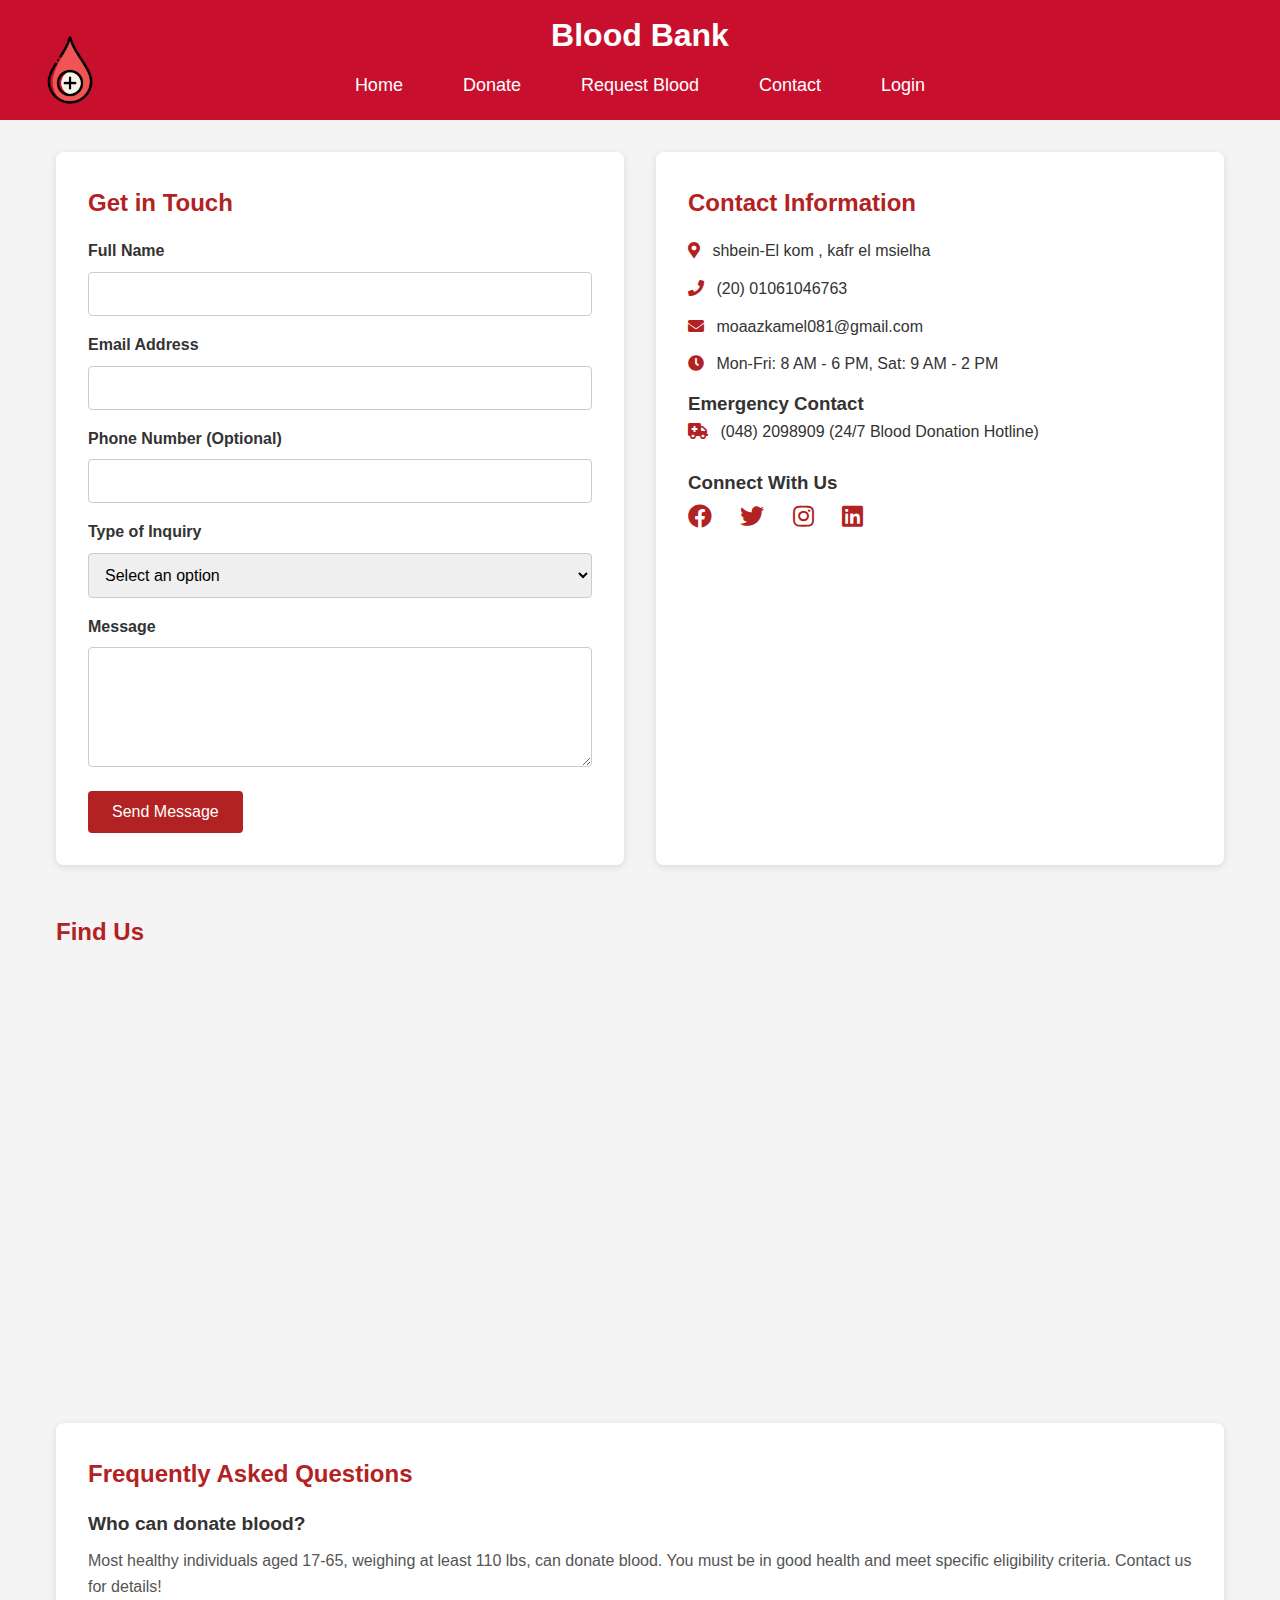
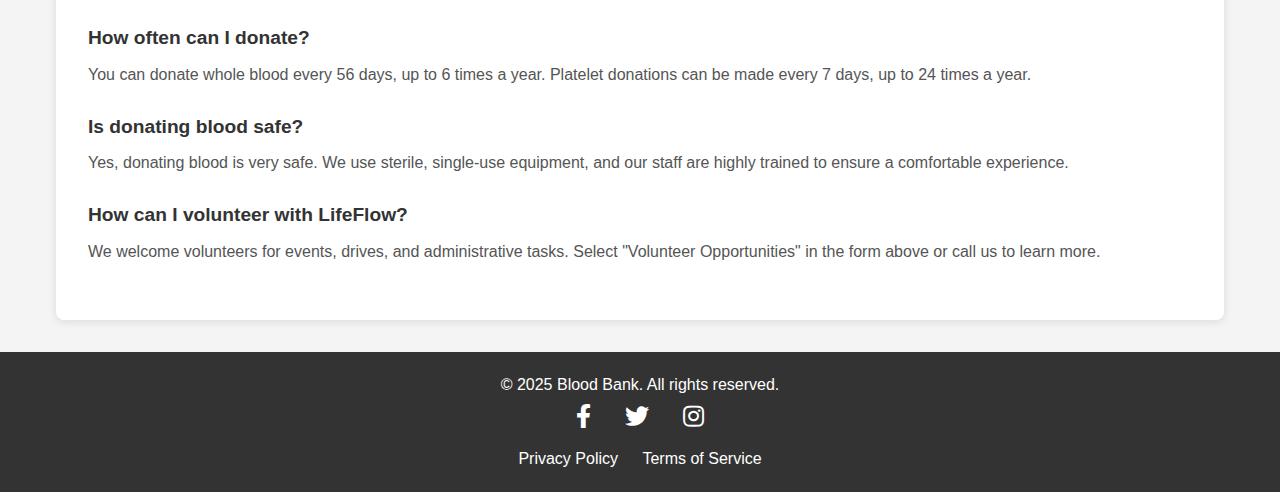
<file: contactus.html>
<!DOCTYPE html>
<html lang="en">
<head>
    <meta charset="UTF-8">
    <meta name="viewport" content="width=device-width, initial-scale=1.0">
    <title>Contact Us - LifeFlow Blood Bank</title>
    <link rel="icon" type="image/x-icon" href="6154531.png">
    <link rel="stylesheet" href="https://cdnjs.cloudflare.com/ajax/libs/font-awesome/5.15.4/css/all.min.css">
    <link rel="stylesheet" href="https://cdnjs.cloudflare.com/ajax/libs/font-awesome/6.4.2/css/all.min.css" integrity="sha512-z3gLpd7yknf1YoNbCzqRKc4qyor8gaKU1qmn+CShxbuBusANI9QpRohGBreCFkKxLhei6S9CQXFEbbKuqLg0DA==" crossorigin="anonymous" referrerpolicy="no-referrer" />
    <style>
        * {
            margin: 0;
            padding: 0;
            box-sizing: border-box;
            font-family: Arial, sans-serif;
        }

        body {
            background-color: #f4f4f4;
            color: #333;
            line-height: 1.6;
        }
         header {
            background-color: #c8102e;
            color: white;
            padding: 10px 0;
            text-align: center;
        }
        nav ul {
            list-style: none;
            padding: 0;
            margin: 0;
            display: flex;
            justify-content: center;
        }
        nav ul li {
            position: relative;
            margin: 0 20px;
        }
        nav ul li a {
            color: white;
            text-decoration: none;
            font-size: 18px;
            padding: 10px;
            display: block;
        }
        nav ul li a:hover {
            background-color: #a50d24;
        }

        nav ul li .submenu {
            display: none;
            position: absolute;
            top: 100%;
            left: 0;
            background-color: #c8102e;
            list-style: none;
            padding: 0;
            margin: 0;
            min-width: 200px;
            box-shadow: 0 4px 8px rgba(0, 0, 0, 0.2);
        }
        nav ul li .submenu li {
            margin: 0;
        }
        nav ul li .submenu li a {
            padding: 10px;
            font-size: 16px;
        }
        nav ul li:hover .submenu {
            display: block;
        }
       #header-icon {
    position: absolute;
    top: 30px; 
    left: 30px; 
    width: 80px; 
    height: auto;
    z-index: 1;
}

header {
    position: relative; 

}
        .content { padding: 30px 20px; max-width: 800px; margin: 0 auto; }
         footer {
            background-color: #333;
            color: white;
            text-align: center;
            padding: 20px;
        }
        footer a {
            color: white;
            margin: 0 10px;
            text-decoration: none;
        }
        footer a:hover {
            text-decoration: underline;
        }
        footer .footer-links {
            margin-top: 10px;
        }
        footer .social-icons a {
            font-size: 24px;
            margin: 0 15px;
            transition: color 0.3s;
        }
        footer .social-icons a:hover {
            color: #c8102e;
        }

        .container {
            max-width: 1200px;
            margin: 2rem auto;
            padding: 0 1rem;
        }

        .contact-section {
            display: flex;
            flex-wrap: wrap;
            gap: 2rem;
            margin-bottom: 3rem;
        }

        .contact-form, .contact-info {
            flex: 1;
            min-width: 300px;
            background: white;
            padding: 2rem;
            border-radius: 8px;
            box-shadow: 0 2px 8px rgba(0, 0, 0, 0.1);
        }

        .contact-form h2, .contact-info h2, .faq h2, .map h2 {
            color: #b22222;
            margin-bottom: 1rem;
        }

        .form-group {
            margin-bottom: 1rem;
        }

        label {
            display: block;
            margin-bottom: 0.5rem;
            font-weight: bold;
        }

        input, textarea, select {
            width: 100%;
            padding: 0.75rem;
            border: 1px solid #ccc;
            border-radius: 4px;
            font-size: 1rem;
        }

        textarea {
            resize: vertical;
            min-height: 120px;
        }

        button {
            background-color: #b22222;
            color: white;
            padding: 0.75rem 1.5rem;
            border: none;
            border-radius: 4px;
            cursor: pointer;
            font-size: 1rem;
        }

        button:hover {
            background-color: #8b1a1a;
        }

        .error {
            color: #b22222;
            font-size: 0.875rem;
            margin-top: 0.25rem;
            display: none;
        }

        .contact-info p {
            margin-bottom: 0.75rem;
        }

        .contact-info i {
            color: #b22222;
            margin-right: 0.5rem;
        }

        .social-links {
            margin-top: 1.5rem;
        }

        .social-links a {
            color: #b22222;
            font-size: 1.5rem;
            margin-right: 1rem;
            text-decoration: none;
        }

        .social-links a:hover {
            color: #8b1a1a;
        }

        .map {
            margin-bottom: 3rem;
            position: relative;
        }

        .map iframe {
            width: 100%;
            height: 400px;
            border: 0;
            border-radius: 8px;
        }

        .map-fallback {
            display: none;
            width: 100%;
            height: 400px;
            background: #ccc;
            border-radius: 8px;
            text-align: center;
            line-height: 400px;
            font-size: 1.2rem;
            color: #555;
        }

        .faq {
            background: white;
            padding: 2rem;
            border-radius: 8px;
            box-shadow: 0 2px 8px rgba(0, 0, 0, 0.1);
        }

        .faq-item {
            margin-bottom: 1.5rem;
        }

        .faq-item h3 {
            font-size: 1.2rem;
            color: #333;
            margin-bottom: 0.5rem;
        }

        .faq-item p {
            color: #555;
        }

        @media (max-width: 768px) {
            .contact-section {
                flex-direction: column;
            }
        }
    </style>
</head>
<body>
     <header>
        <h1>Blood Bank</h1>
        <nav>
            <ul>
                <li><a href="index.html">Home</a></li>
                <li>
                    <a href="donate.html">Donate</a>
                    <ul class="submenu">
                        <li><a href="donate.html">Become a Donor</a></li>
                        <li><a href="request.html">Request Blood</a></li>
                        <li><a href="eligeable.html">Eligibility Criteria</a></li>
                    </ul>
                </li>
                <li><a href="request.html">Request Blood</a></li>
                <li><a href="contactus.html">Contact</a></li>
                <li><a href="login.html">Login</a></li>
            </ul>
        </nav>
         <img src="6154531.png" alt="Blood Bank Icon" id="header-icon">
    </header>
    <div class="container">
        <div class="contact-section">
            <div class="contact-form">
                <h2>Get in Touch</h2>
                <form id="contactForm" onsubmit="return validateForm(event)">
                    <div class="form-group">
                        <label for="name">Full Name</label>
                        <input type="text" id="name" name="name" required aria-describedby="nameError">
                        <span class="error" id="nameError">Please enter your full name</span>
                    </div>
                    <div class="form-group">
                        <label for="email">Email Address</label>
                        <input type="email" id="email" name="email" required aria-describedby="emailError">
                        <span class="error" id="emailError">Please enter a valid email address</span>
                    </div>
                    <div class="form-group">
                        <label for="phone">Phone Number (Optional)</label>
                        <input type="tel" id="phone" name="phone">
                    </div>
                    <div class="form-group">
                        <label for="inquiry">Type of Inquiry</label>
                        <select id="inquiry" name="inquiry" required aria-describedby="inCountyError">
                            <option value="">Select an option</option>
                            <option value="general">General Inquiry</option>
                            <option value="donation">Blood Donation</option>
                            <option value="volunteer">Volunteer Opportunities</option>
                            <option value="partnership">Partnerships</option>
                        </select>
                        <span class="error" id="inquiryError">Please select an inquiry type</span>
                    </div>
                    <div class="form-group">
                        <label for="message">Message</label>
                        <textarea id="message" name="message" required aria-describedby="messageError"></textarea>
                        <span class="error" id="messageError">Please enter your message</span>
                    </div>
                    <button type="submit">Send Message</button>
                </form>
            </div>
            <div class="contact-info">
                <h2>Contact Information</h2>
                <p><i class="fas fa-map-marker-alt"></i> shbein-El kom , kafr el msielha </p>
                <p><i class="fas fa-phone"></i> (20) 01061046763</p>
                <p><i class="fas fa-envelope"></i> moaazkamel081@gmail.com</p>
                <p><i class="fas fa-clock"></i> Mon-Fri: 8 AM - 6 PM, Sat: 9 AM - 2 PM</p>
                <h3>Emergency Contact</h3>
                <p><i class="fas fa-ambulance"></i> (048) 2098909 (24/7 Blood Donation Hotline)</p>
                <div class="social-links">
                    <h3>Connect With Us</h3>
                    <a href="https://www.facebook.com/moaaz.kamele?locale=ar_AR" target="_blank" aria-label="Facebook"><i class="fab fa-facebook"></i></a>
                    <a href="" target="_blank" aria-label="Twitter"><i class="fab fa-twitter"></i></a>
                    <a href="https://www.instagram.com/mizoo_fc/" target="_blank" aria-label="Instagram"><i class="fab fa-instagram"></i></a>
                    <a href="" target="_blank" aria/label="LinkedIn"><i class="fab fa-linkedin"></i></a>
                </div>
            </div>
        </div>
        <div class="map">
            <h2>Find Us</h2>
            <!--- https://www.google.com/maps/place/%D8%A7%D9%84%D8%B4%D9%87%D9%8A%D8%AF+%D8%A7%D9%84%D9%85%D9%87%D9%86%D8%AF%D8%B3+%D8%B9%D8%B5%D8%A7%D9%85+%D9%81%D8%B1%D8%AC%D8%8C+%D9%82%D8%B3%D9%85+%D8%B4%D8%A8%D9%8A%D9%86+%D8%A7%D9%84%D9%83%D9%88%D9%85%D8%8C+%D8%B4%D8%A8%D9%8A%D9%86+%D8%A7%D9%84%D9%83%D9%88%D9%85%D8%8C+%D9%85%D8%AD%D8%A7%D9%81%D8%B8%D8%A9+%D8%A7%D9%84%D9%85%D9%86%D9%88%D9%81%D9%8A%D8%A9%E2%80%AD/@30.5380099,31.0190438,17z/data=!3m1!4b1!4m6!3m5!1s0x14f7d644d2453fa5:0x58d51e02691502d1!8m2!3d30.5380099!4d31.0190438!16s%2Fg%2F1trlf8_5?entry=ttu&g_ep=EgoyMDI1MDUxMS4wIKXMDSoASAFQAw%3D%3D -->
            <iframe src="https://www.google.com/maps/embed?pb=!1m18!1m12!1m3!1d3153.086496695123!2d-122.419415684681!3d37.774929779758!2m3!1f0!2f0!3f0!3m2!1i1024!2i768!4f13.1!3m3!1m2!1s0x8085808c6b2f5b57%3A0x7e1e7e7e7e7e7e7e!2s123%20Hope%20St%2C%20San%20Francisco%2C%20CA%2094103%2C%20USA!5e0!3m2!1sen!2sus!4v1634567890123!5m2!1sen!2sus" allowfullscreen="" loading="lazy" onerror="showMapFallback()"></iframe>
            <div class="map-fallback" id="mapFallback">Map unavailable. shbein el kom . kafr el mseilha .</div>
        </div>
        <div class="faq">
            <h2>Frequently Asked Questions</h2>
            <div class="faq-item">
                <h3>Who can donate blood?</h3>
                <p>Most healthy individuals aged 17-65, weighing at least 110 lbs, can donate blood. You must be in good health and meet specific eligibility criteria. Contact us for details!</p>
            </div>
            <div class="faq-item">
                <h3>How often can I donate?</h3>
                <p>You can donate whole blood every 56 days, up to 6 times a year. Platelet donations can be made every 7 days, up to 24 times a year.</p>
            </div>
            <div class="faq-item">
                <h3>Is donating blood safe?</h3>
                <p>Yes, donating blood is very safe. We use sterile, single-use equipment, and our staff are highly trained to ensure a comfortable experience.</p>
            </div>
            <div class="faq-item">
                <h3>How can I volunteer with LifeFlow?</h3>
                <p>We welcome volunteers for events, drives, and administrative tasks. Select "Volunteer Opportunities" in the form above or call us to learn more.</p>
            </div>
        </div>
    </div>
    <script>
        function validateForm(event) {
            event.preventDefault();
            let isValid = true;

            document.querySelectorAll('.error').forEach(error => error.style.display = 'none');

            const name = document.getElementById('name').value.trim();
            if (!name) {
                document.getElementById('nameError').style.display = 'block';
                isValid = false;
            }

            const email = document.getElementById('email').value.trim();
            const emailRegex = /^[^\s@]+@[^\s@]+\.[^\s@]+$/;
            if (!emailRegex.test(email)) {
                document.getElementById('emailError').style.display = 'block';
                isValid = false;
            }

            const inquiry = document.getElementById('inquiry').value;
            if (!inquiry) {
                document.getElementById('inquiryError').style.display = 'block';
                isValid = false;
            }

            const message = document.getElementById('message').value.trim();
            if (!message) {
                document.getElementById('messageError').style.display = 'block';
                isValid = false;
            }

            if (isValid) {

                alert('Thank you for your message! We will respond within 24-48 hours.');
                document.getElementById('contactForm').reset();
            }

            return isValid;
        }

        function showMapFallback() {
            document.querySelector('iframe').style.display = 'none';
            document.getElementById('mapFallback').style.display = 'block';
        }
    </script>
     <footer>
        <p>© 2025 Blood Bank. All rights reserved.</p>
        <div class="social-icons">
            <a href="https://www.facebook.com/moaaz.kamele?locale=ar_AR" aria-label="Facebook"><i class="fab fa-facebook-f"></i></a>
            <a href="" aria-label="Twitter"><i class="fab fa-twitter"></i></a>
            <a href="https://www.instagram.com/mizoo_fc/" aria-label="Instagram"><i class="fab fa-instagram"></i></a>
        </div>
        <div class="footer-links">
            <a class="privacy" href="privacy.html">Privacy Policy</a>
            <a class="terms" href="terms.html">Terms of Service</a>
        </div>
    </footer>
</body>
</html>
</file>
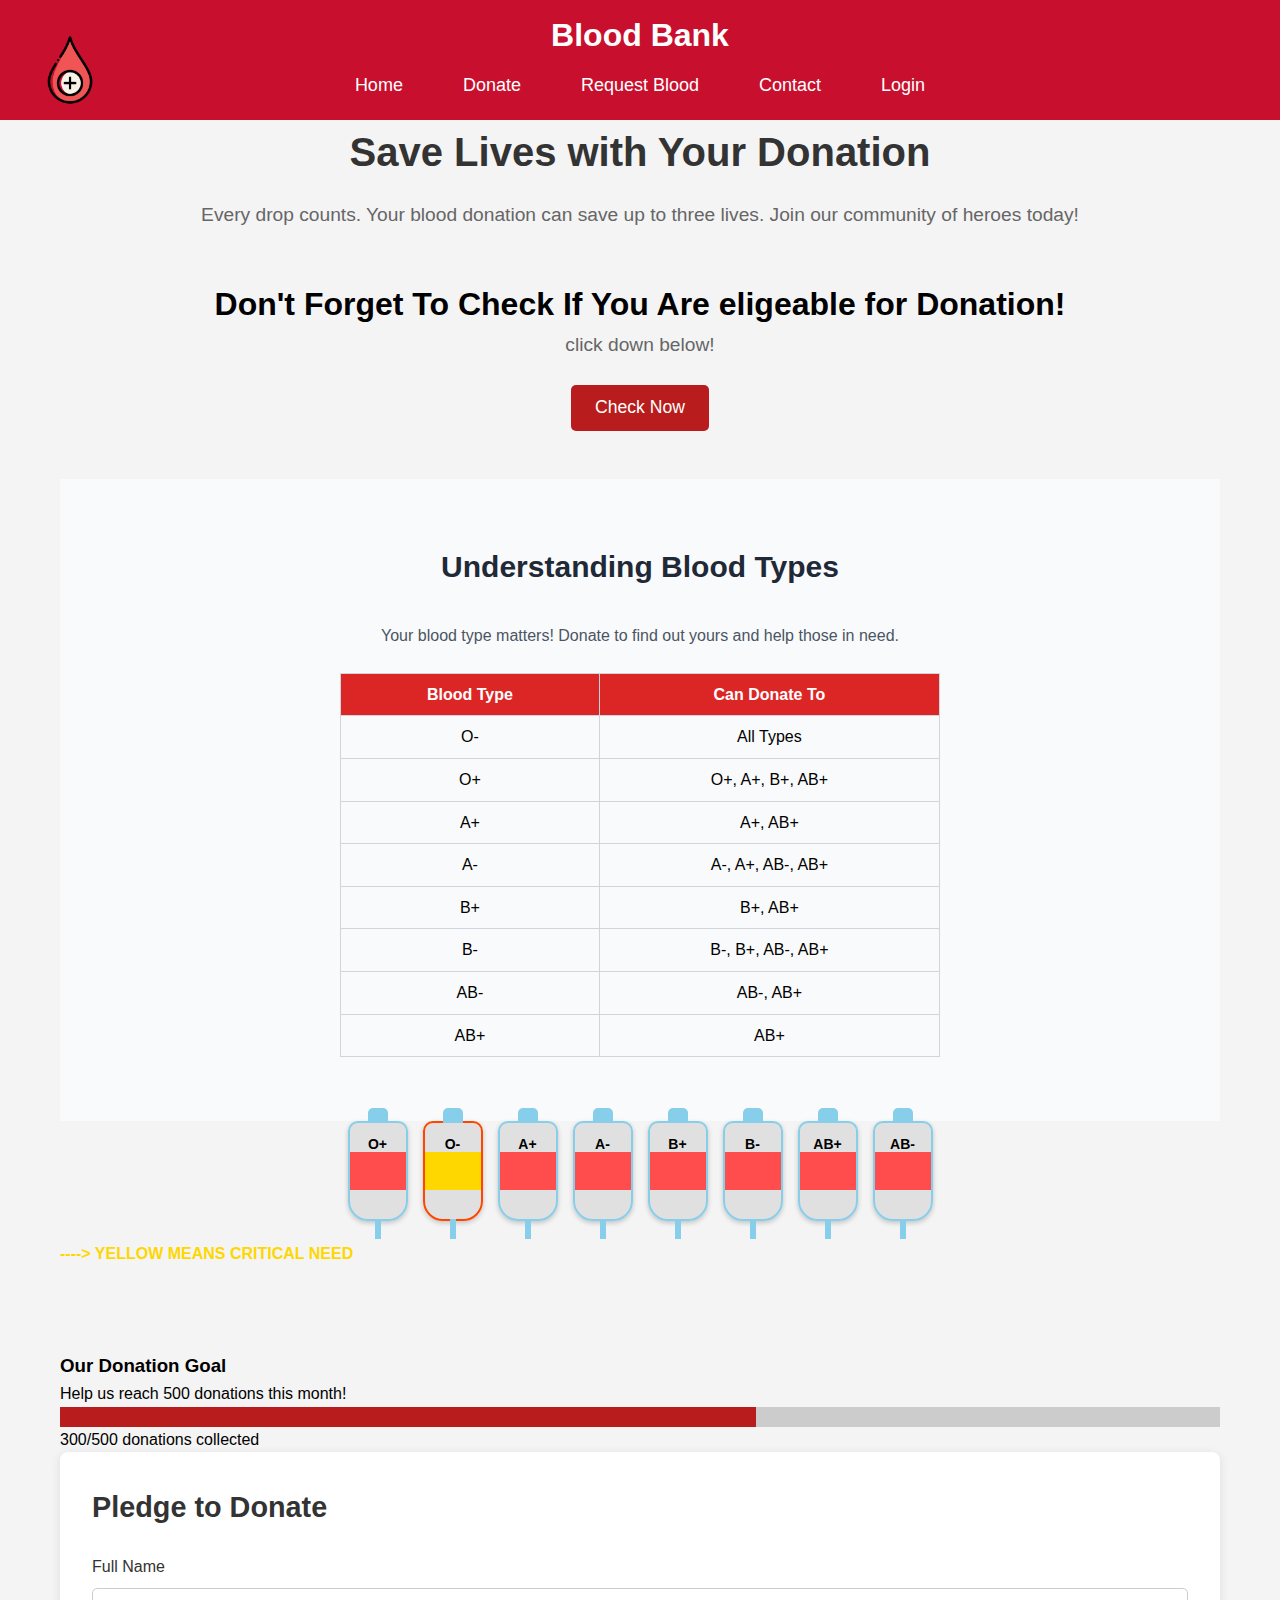
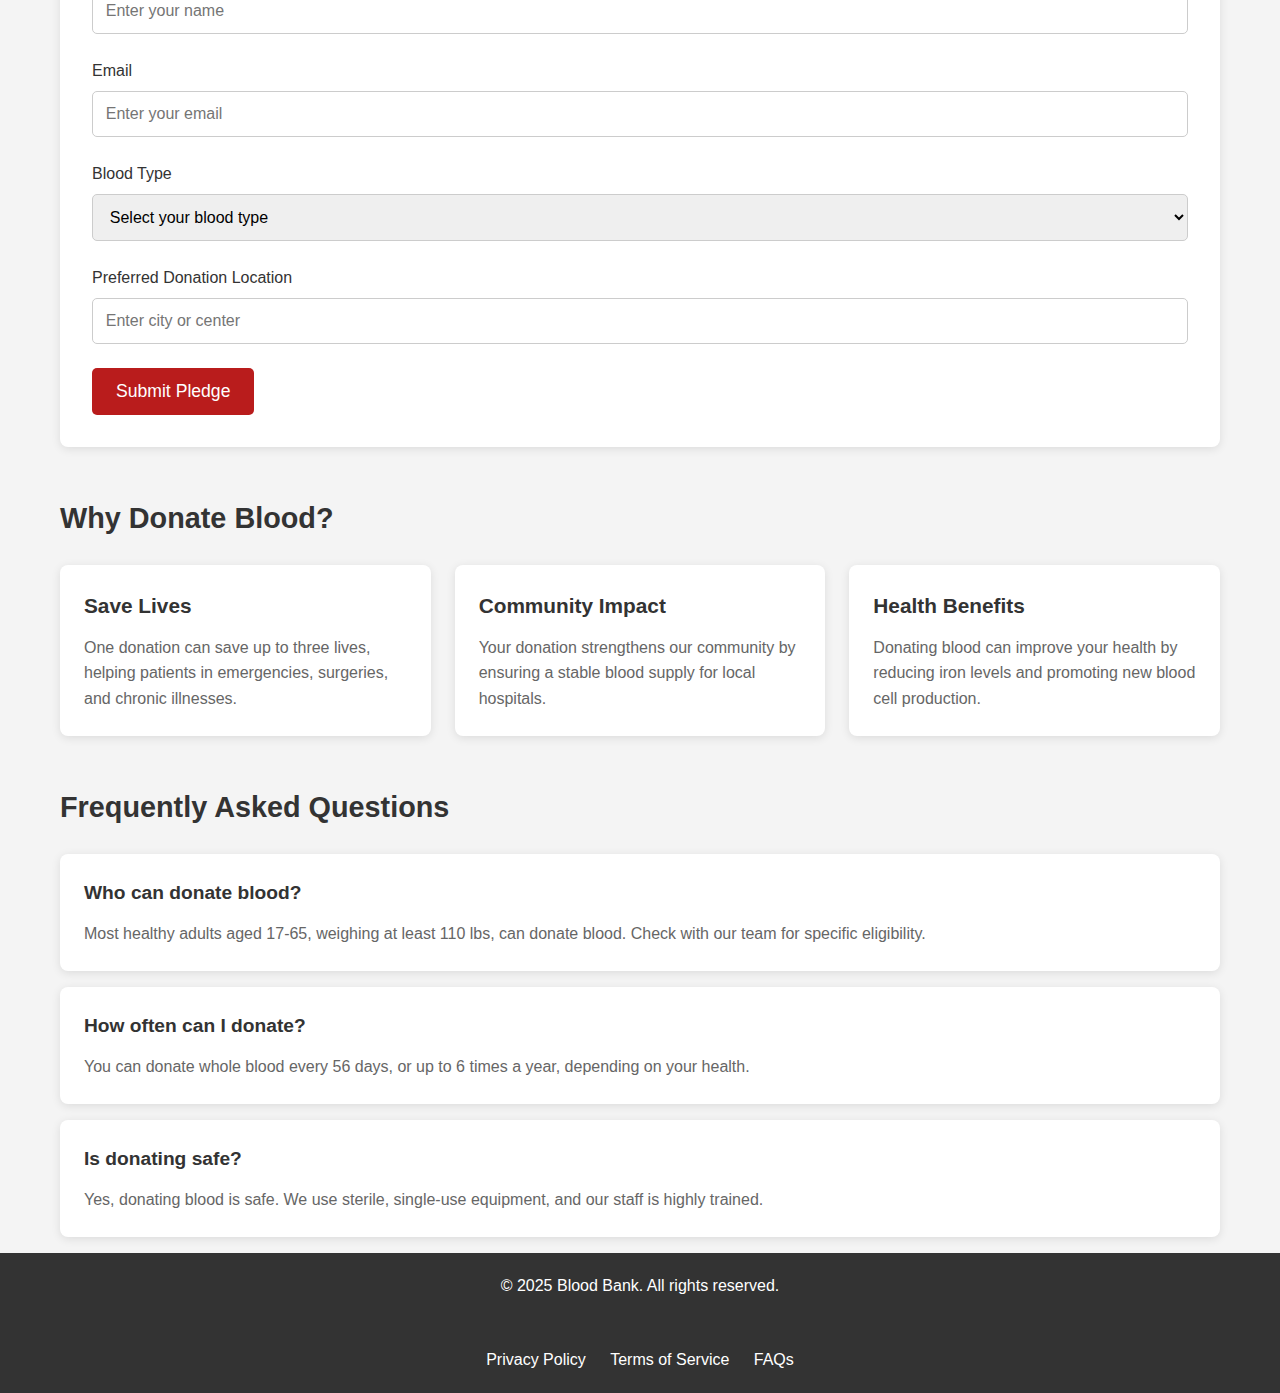
<file: donate.html>
<!DOCTYPE html>
<html lang="en">
<head>
    <meta charset="UTF-8">
    <meta name="viewport" content="width=device-width, initial-scale=1.0">
    <title>Document</title>
    <link rel="icon" type="image/x-icon" href="6154531.png">
    <link rel="stylesheet" href="https://cdnjs.cloudflare.com/ajax/libs/font-awesome/6.4.2/css/all.min.css" integrity="sha512-z3gLpd7yknf1YoNbCzqRKc4qyor8gaKU1qmn+CShxbuBusANI9QpRohGBreCFkKxLhei6S9CQXFEbbKuqLg0DA==" crossorigin="anonymous" referrerpolicy="no-referrer" />
    <style>
        * {
            margin: 0;
            padding: 0;
            box-sizing: border-box;
        }

        body {
            font-family: Arial, sans-serif;
            background-color: #f4f4f4;
            line-height: 1.6;
        }

        .container {
           max-width: 1200px;
           margin: 0 auto;
           padding: 0 20px;
        }
         header {
            background-color: #c8102e;
            color: white;
            padding: 10px 0;
            text-align: center;
        }
        nav ul {
            list-style: none;
            padding: 0;
            margin: 0;
            display: flex;
            justify-content: center;
        }
        nav ul li {
            position: relative;
            margin: 0 20px;
        }
        nav ul li a {
            color: white;
            text-decoration: none;
            font-size: 18px;
            padding: 10px;
            display: block;
        }
        nav ul li a:hover {
            background-color: #a50d24;
        }

        nav ul li .submenu {
            display: none;
            position: absolute;
            top: 100%;
            left: 0;
            background-color: #c8102e;
            list-style: none;
            padding: 0;
            margin: 0;
            min-width: 200px;
            box-shadow: 0 4px 8px rgba(0, 0, 0, 0.2);
        }
        nav ul li .submenu li {
            margin: 0;
        }
        nav ul li .submenu li a {
            padding: 10px;
            font-size: 16px;
        }
        nav ul li:hover .submenu {
            display: block;
        }
        #header-icon {
    position: absolute;
    top: 30px; 
    left: 30px; 
    width: 80px; 
    height: auto;
    z-index: 1;
}

header {
    position: relative;
}
           .hero {
      text-align: center;
      margin-bottom: 3rem;
    }

    .hero h2 {
      font-size: 2.5rem;
      color: #333;
      margin-bottom: 1rem;
    }

    .hero p {
      font-size: 1.2rem;
      color: #666;
      margin-bottom: 1.5rem;
    }

    .cta-button {
      background-color: #b91c1c;
      color: white;
      padding: 0.8rem 1.5rem;
      text-decoration: none;
      border-radius: 5px;
      font-size: 1.1rem;
    }

    .cta-button:hover {
      background-color: #991b1b;
    }


    .form-section {
      background-color: white;
      padding: 2rem;
      border-radius: 8px;
      box-shadow: 0 2px 10px rgba(0, 0, 0, 0.1);
      margin-bottom: 3rem;
    }

    .form-section h3 {
      font-size: 1.8rem;
      color: #333;
      margin-bottom: 1.5rem;
    }

    .form-group {
      margin-bottom: 1.5rem;
    }

    .form-group label {
      display: block;
      font-size: 1rem;
      color: #333;
      margin-bottom: 0.5rem;
    }

    .form-group input,
    .form-group select {
      width: 100%;
      padding: 0.8rem;
      border: 1px solid #ccc;
      border-radius: 5px;
      font-size: 1rem;
    }

    .form-group input:focus,
    .form-group select:focus {
      outline: none;
      border-color: #b91c1c;
    }

    button {
      background-color: #b91c1c;
      color: white;
      padding: 0.8rem 1.5rem;
      border: none;
      border-radius: 5px;
      font-size: 1.1rem;
      cursor: pointer;
    }

    button:hover {
      background-color: #991b1b;
    }

    #formMessage {
      color: #2f855a;
      margin-top: 1rem;
      display: none;
    }

    #formMessage.show {
      display: block;
    }


    .why-donate {
      margin-bottom: 3rem;
    }

    .why-donate h3 {
      font-size: 1.8rem;
      color: #333;
      margin-bottom: 1.5rem;
    }

    .grid {
      display: grid;
      grid-template-columns: repeat(auto-fit, minmax(250px, 1fr));
      gap: 1.5rem;
    }

    .card {
      background-color: white;
      padding: 1.5rem;
      border-radius: 8px;
      box-shadow: 0 2px 10px rgba(0, 0, 0, 0.1);
    }

    .card h4 {
      font-size: 1.3rem;
      color: #333;
      margin-bottom: 0.8rem;
    }

    .card p {
      color: #666;
    }


    .faq h3 {
      font-size: 1.8rem;
      color: #333;
      margin-bottom: 1.5rem;
    }

    .faq-item {
      background-color: white;
      padding: 1.5rem;
      border-radius: 8px;
      box-shadow: 0 2px 10px rgba(0, 0, 0, 0.1);
      margin-bottom: 1rem;
       }

       .faq-item h4 {
      font-size: 1.2rem;
      color: #333;
      margin-bottom: 0.8rem;
        }

       .faq-item p {
      color: #666;
        }
        .content { padding: 30px 20px; max-width: 800px; margin: 0 auto; }
        
         footer {
            background-color: #333;
            color: white;
            text-align: center;
            padding: 20px;
        }
        footer a {
            color: white;
            margin: 0 10px;
            text-decoration: none;
        }
        footer a:hover {
            text-decoration: underline;
        }
        footer .footer-links {
            margin-top: 10px;
        }
        footer .social-icons a {
            font-size: 24px;
            margin: 0 15px;
            transition: color 0.3s;
        }
        footer .social-icons a:hover {
            color: #c8102e;
        }
         .blood-container {
      display: flex;
      justify-content: center;
      gap: 15px;
      flex-wrap: wrap;
      margin-bottom: 20px;
    }

    .blood-bag {
      position: relative;
      width: 60px;
      height: 100px;
      background: linear-gradient(to bottom, #e0e0e0 30%, #ff4d4d 30%, #ff4d4d 70%, #e0e0e0 70%);
      border: 2px solid #87CEEB;
      border-radius: 10px 10px 20px 20px;
      display: flex;
      align-items: center;
      justify-content: center;
      box-shadow: 0 2px 5px rgba(0, 0, 0, 0.2);
    }

    .blood-bag::before {
      content: '';
      position: absolute;
      top: -15px;
      left: 50%;
      transform: translateX(-50%);
      width: 20px;
      height: 15px;
      background: #87CEEB;
      border-radius: 5px 5px 0 0;
    }

    .blood-bag::after {
      content: '';
      position: absolute;
      bottom: -20px;
      left: 50%;
      transform: translateX(-50%);
      width: 6px;
      height: 20px;
      background: #87CEEB;
    }

    .blood-bag span {
      position: absolute;
      top: 10px;
      font-size: 14px;
      color: #000;
      font-weight: bold;
    }

    .critical {
      background: linear-gradient(to bottom, #e0e0e0 30%, #ffd700 30%, #ffd700 70%, #e0e0e0 70%);
      border: 2px solid #ff4500;
    }

    .critical-text {
      color: #ffd700;
      font-size: 16px;
      font-weight: bold;
      margin: 10px 0;
      height: 100px;
    }
    </style>
</head>
<body>
    <header>
        <h1>Blood Bank</h1>
        <nav>
            <ul>
                <li><a href="index.html">Home</a></li>
                <li>
                    <a href="donate.html">Donate</a>
                    <ul class="submenu">
                        <li><a href="donate.html">Become a Donor</a></li>
                        <li><a href="request.html">Request Blood</a></li>
                        <li><a href="eligeable.html">Eligibility Criteria</a></li>
                    </ul>
                </li>
                <li><a href="request.html">Request Blood</a></li>
                <li><a href="contactus.html">Contact</a></li>
                <li><a href="login.html">Login</a></li>
            </ul>
        </nav>
         <img src="6154531.png" alt="Blood Bank Icon" id="header-icon">
    </header>
    <main class="container">

    <section class="hero">

      <h2>Save Lives with Your Donation</h2>
      <p>Every drop counts. Your blood donation can save up to three lives. Join our community of heroes today!</p>
    </section>

     <section class="hero">
        <h1>Don't Forget To Check If You Are eligeable for Donation!</h1>
        <p>click down below!</p>
        <button onclick="goToEligiblePage()">Check Now</button>
    </section>

    <section id="blood-types" style="padding: 4rem 0; background-color: #F9FAFB;">
    <div style="max-width: 1280px; margin: 0 auto; padding: 0 1rem;">
        <h2 style="font-size: 1.875rem; font-weight: bold; text-align: center; color: #1F2937; margin-bottom: 2rem;">Understanding Blood Types</h2>
        <p style="color: #4B5563; text-align: center; margin-bottom: 1.5rem;">Your blood type matters! Donate to find out yours and help those in need.</p>
        <table style="width: 100%; max-width: 600px; margin: 0 auto; border-collapse: collapse;">
            <tr style="background-color: #DC2626; color: white;">
                <th style="padding: 0.5rem; border: 1px solid #D1D5DB;">Blood Type</th>
                <th style="padding: 0.5rem; border: 1px solid #D1D5DB;">Can Donate To</th>
            </tr>
            <tr>
                <td style="padding: 0.5rem; border: 1px solid #D1D5DB; text-align: center;">O-</td>
                <td style="padding: 0.5rem; border: 1px solid #D1D5DB; text-align: center;">All Types</td>
            </tr>
            <tr>
                <td style="padding: 0.5rem; border: 1px solid #D1D5DB; text-align: center;">O+</td>
                <td style="padding: 0.5rem; border: 1px solid #D1D5DB; text-align: center;">O+, A+, B+, AB+</td>
            </tr>
            <tr>
                <td style="padding: 0.5rem; border: 1px solid #D1D5DB; text-align: center;">A+</td>
                <td style="padding: 0.5rem; border: 1px solid #D1D5DB; text-align: center;">A+, AB+</td>
            </tr>
            <tr>
                <td style="padding: 0.5rem; border: 1px solid #D1D5DB; text-align: center;">A-</td>
                <td style="padding: 0.5rem; border: 1px solid #D1D5DB; text-align: center;">A-, A+, AB-, AB+</td>
            </tr>
            <tr>
                <td style="padding: 0.5rem; border: 1px solid #D1D5DB; text-align: center;">B+</td>
                <td style="padding: 0.5rem; border: 1px solid #D1D5DB; text-align: center;">B+, AB+</td>
            </tr>
            <tr>
                <td style="padding: 0.5rem; border: 1px solid #D1D5DB; text-align: center;">B-</td>
                <td style="padding: 0.5rem; border: 1px solid #D1D5DB; text-align: center;">B-, B+, AB-, AB+</td>
            </tr>
             <tr>
                <td style="padding: 0.5rem; border: 1px solid #D1D5DB; text-align: center;">AB-</td>
                <td style="padding: 0.5rem; border: 1px solid #D1D5DB; text-align: center;">AB-, AB+</td>
            </tr>
             <tr>
                <td style="padding: 0.5rem; border: 1px solid #D1D5DB; text-align: center;">AB+</td>
                <td style="padding: 0.5rem; border: 1px solid #D1D5DB; text-align: center;">AB+</td>
            </tr>
        </table>
    </div>
</section>

<div class="blood-container">
    <div class="blood-bag" data-type="O+">
      <span>O+</span>
    </div>
    <div class="blood-bag critical" data-type="O-">
      <span>O-</span>
    </div>
    <div class="blood-bag" data-type="A+">
      <span>A+</span>
    </div>
    <div class="blood-bag" data-type="A-">
      <span>A-</span>
    </div>
    <div class="blood-bag" data-type="B+">
      <span>B+</span>
    </div>
    <div class="blood-bag" data-type="B-">
      <span>B-</span>
    </div>
    <div class="blood-bag" data-type="AB+">
      <span>AB+</span>
    </div>
    <div class="blood-bag" data-type="AB-">
      <span>AB-</span>
    </div>
  </div>
  <p class="critical-text">----> YELLOW MEANS CRITICAL NEED</p>

  <section>
  <h3>Our Donation Goal</h3>
  <p>Help us reach 500 donations this month!</p>
  <div style="width: 100%; background: #ccc; height: 20px;">
    <div id="progress" style="width: 60%; background: #b91c1c; height: 100%;"></div>
  </div>
  <p>300/500 donations collected</p>
</section>
<script>
  const progress = 300 / 500 * 100;
  document.getElementById('progress').style.width = `${progress}%`;
</script>

    <section class="form-section">
      <h3>Pledge to Donate</h3>
      <form id="donationForm">
        <div class="form-group">
          <label for="name">Full Name</label>
          <input type="text" id="name" placeholder="Enter your name" required>
        </div>
        <div class="form-group">
          <label for="email">Email</label>
          <input type="email" id="email" placeholder="Enter your email" required>
        </div>
        <div class="form-group">
          <label for="bloodType">Blood Type</label>
          <select id="bloodType" required>
            <option value="">Select your blood type</option>
            <option value="A+">A+</option>
            <option value="A-">A-</option>
            <option value="B+">B+</option>
            <option value="B-">B-</option>
            <option value="AB+">AB+</option>
            <option value="AB-">AB-</option>
            <option value="O+">O+</option>
            <option value="O-">O-</option>
          </select>
        </div>
        <div class="form-group">
          <label for="location">Preferred Donation Location</label>
          <input type="text" id="location" placeholder="Enter city or center" required>
        </div>
        <button type="button" id="submitPledge">Submit Pledge</button>
      </form>
      <p id="formMessage">Thank you for your pledge! We'll contact you soon.</p>
    </section>

 
    <section class="why-donate">
      <h3>Why Donate Blood?</h3>
      <div class="grid">
        <div class="card">
          <h4>Save Lives</h4>
          <p>One donation can save up to three lives, helping patients in emergencies, surgeries, and chronic illnesses.</p>
        </div>
        <div class="card">
          <h4>Community Impact</h4>
          <p>Your donation strengthens our community by ensuring a stable blood supply for local hospitals.</p>
        </div>
        <div class="card">
          <h4>Health Benefits</h4>
          <p>Donating blood can improve your health by reducing iron levels and promoting new blood cell production.</p>
        </div>
      </div>
    </section>


    <section class="faq">
      <h3>Frequently Asked Questions</h3>
      <div class="faq-item">
        <h4>Who can donate blood?</h4>
        <p>Most healthy adults aged 17-65, weighing at least 110 lbs, can donate blood. Check with our team for specific eligibility.</p>
      </div>
      <div class="faq-item">
        <h4>How often can I donate?</h4>
        <p>You can donate whole blood every 56 days, or up to 6 times a year, depending on your health.</p>
      </div>
      <div class="faq-item">
        <h4>Is donating safe?</h4>
        <p>Yes, donating blood is safe. We use sterile, single-use equipment, and our staff is highly trained.</p>
      </div>
    </section>
  </main>

    <footer>
        <p>© 2025 Blood Bank. All rights reserved.</p>
        <div class="social-icons">
            <a href="https://www.facebook.com/moaaz.kamele?locale=ar_AR" aria-label="Facebook"><i class="fab fa-facebook-f"></i></a>
            <a href="" aria-label="Twitter"><i class="fab fa-twitter"></i></a>
            <a href="https://www.instagram.com/mizoo_fc/" aria-label="Instagram"><i class="fab fa-instagram"></i></a>
        </div>
        <div class="footer-links">
            <a class="privacy" href="privacy.html">Privacy Policy</a>
            <a class="terms" href="terms.html">Terms of Service</a>
            <a class="faq" href="faq.html">FAQs</a>
        </div>
    </footer>
    <script>
        function goToEligiblePage() {
      window.location.href = "eligeable.html";
    }
      document.getElementById('submitPledge').addEventListener('click', function() {
      const name = document.getElementById('name').value;
      const email = document.getElementById('email').value;
      const bloodType = document.getElementById('bloodType').value;
      const location = document.getElementById('location').value;

      if (name && email && bloodType && location) {
        document.getElementById('formMessage').classList.add('show');
        document.getElementById('donationForm').reset();
        setTimeout(() => {
          document.getElementById('formMessage').classList.remove('show');
        }, 5000);
      } else {
        alert('Please fill out all fields.');
      }
    });
  </script>
  
</body>
</html>
</file>
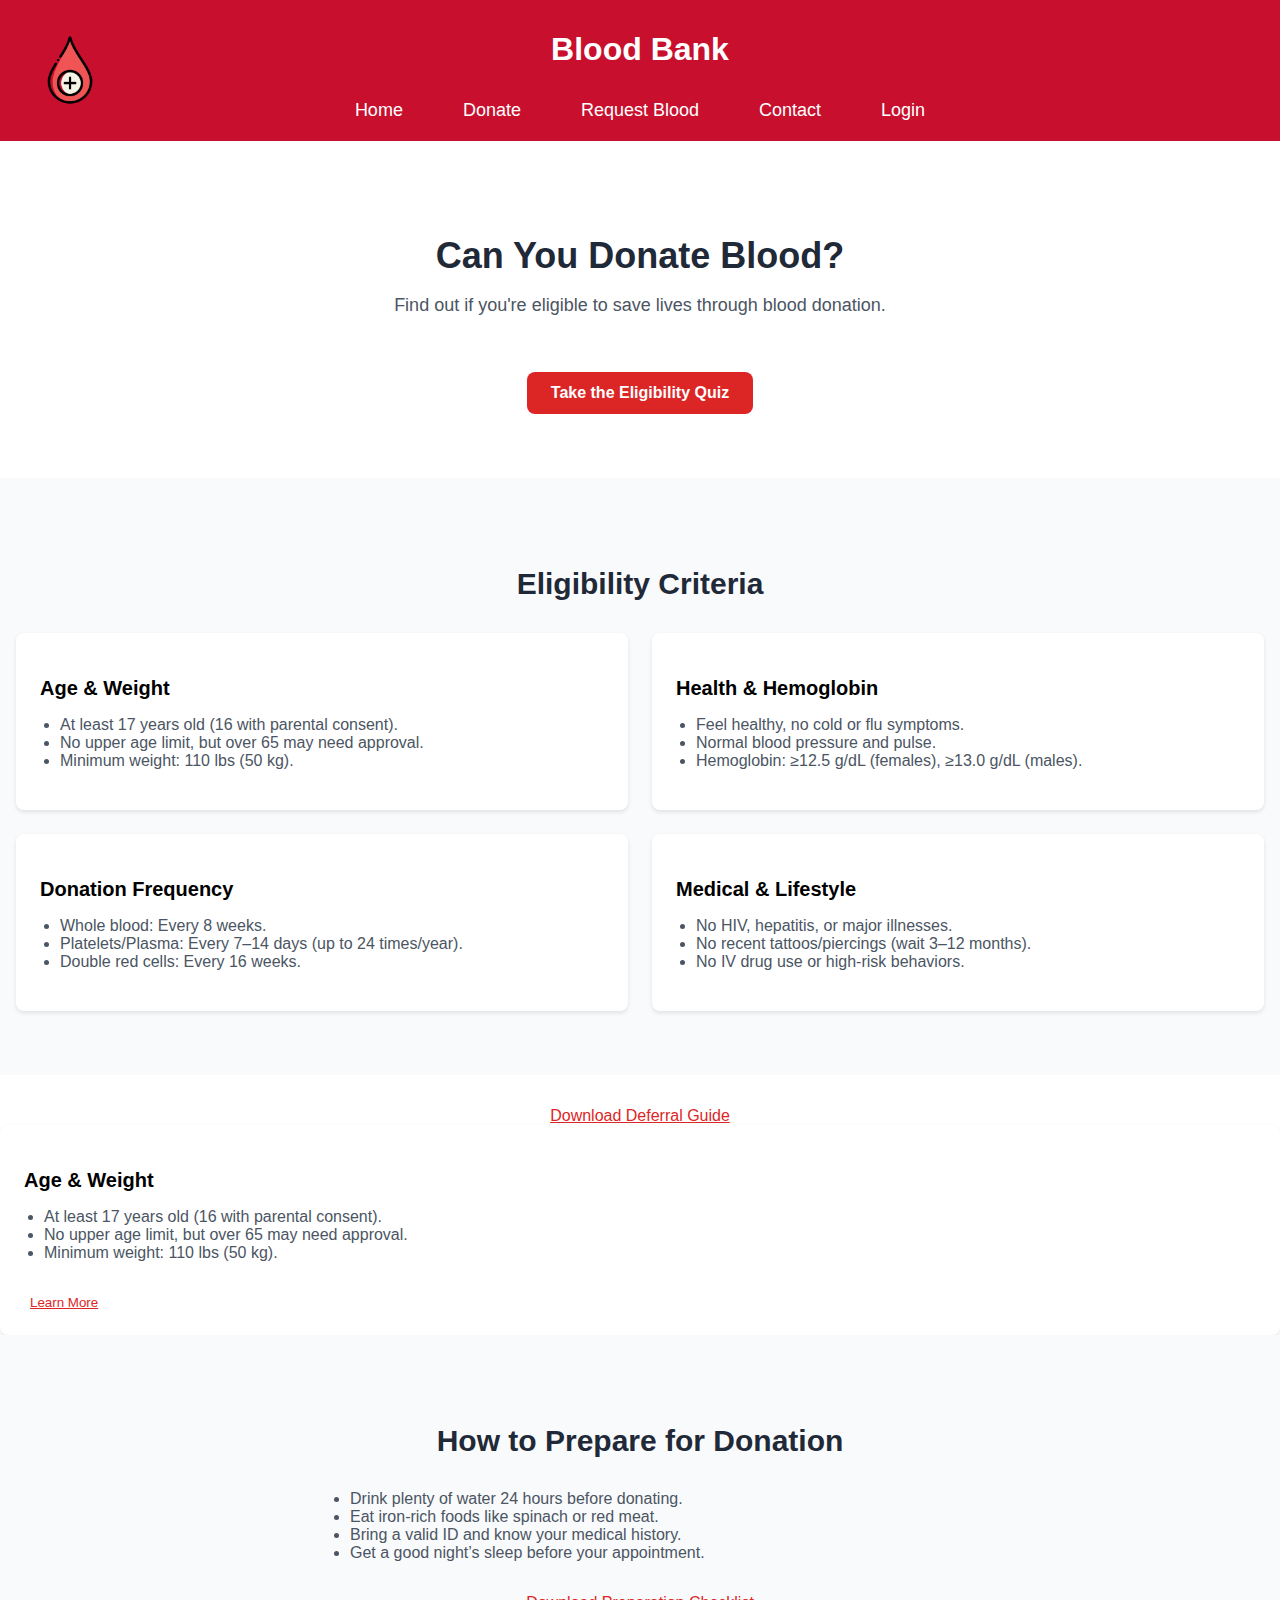
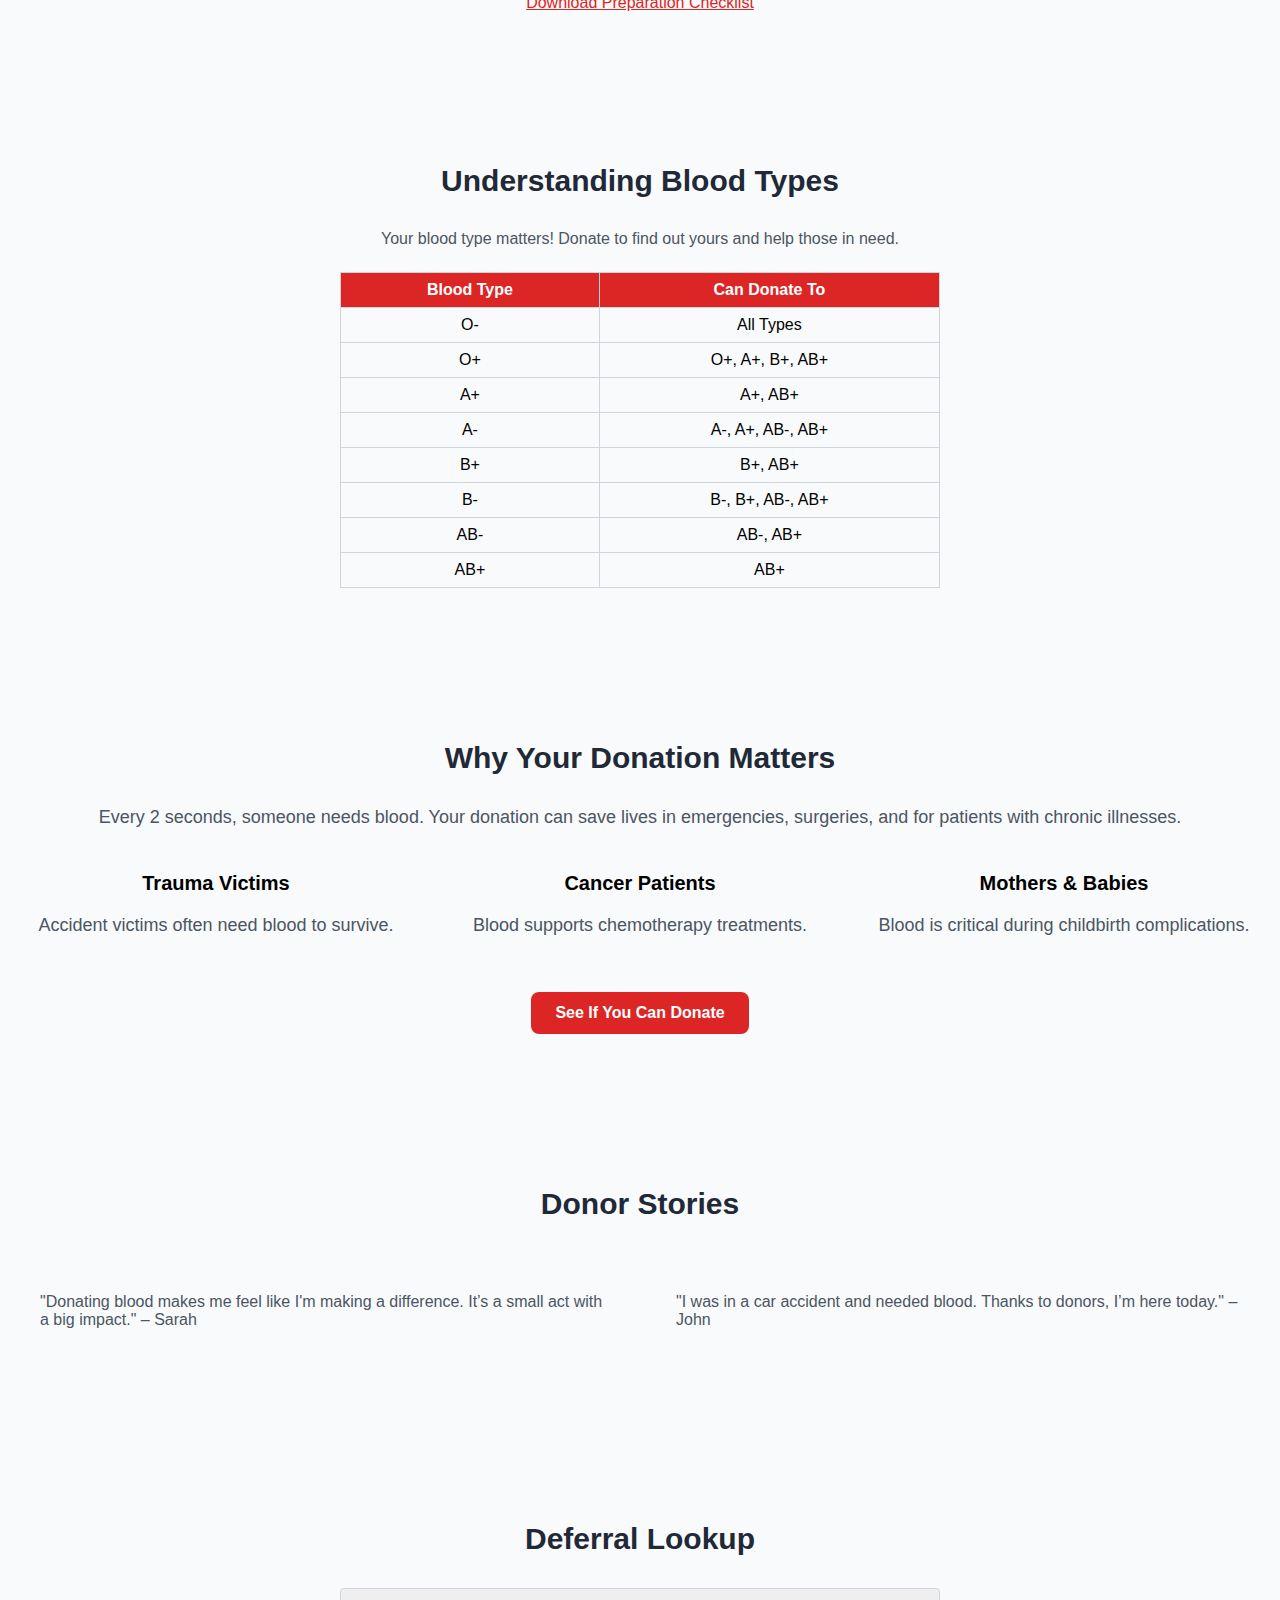
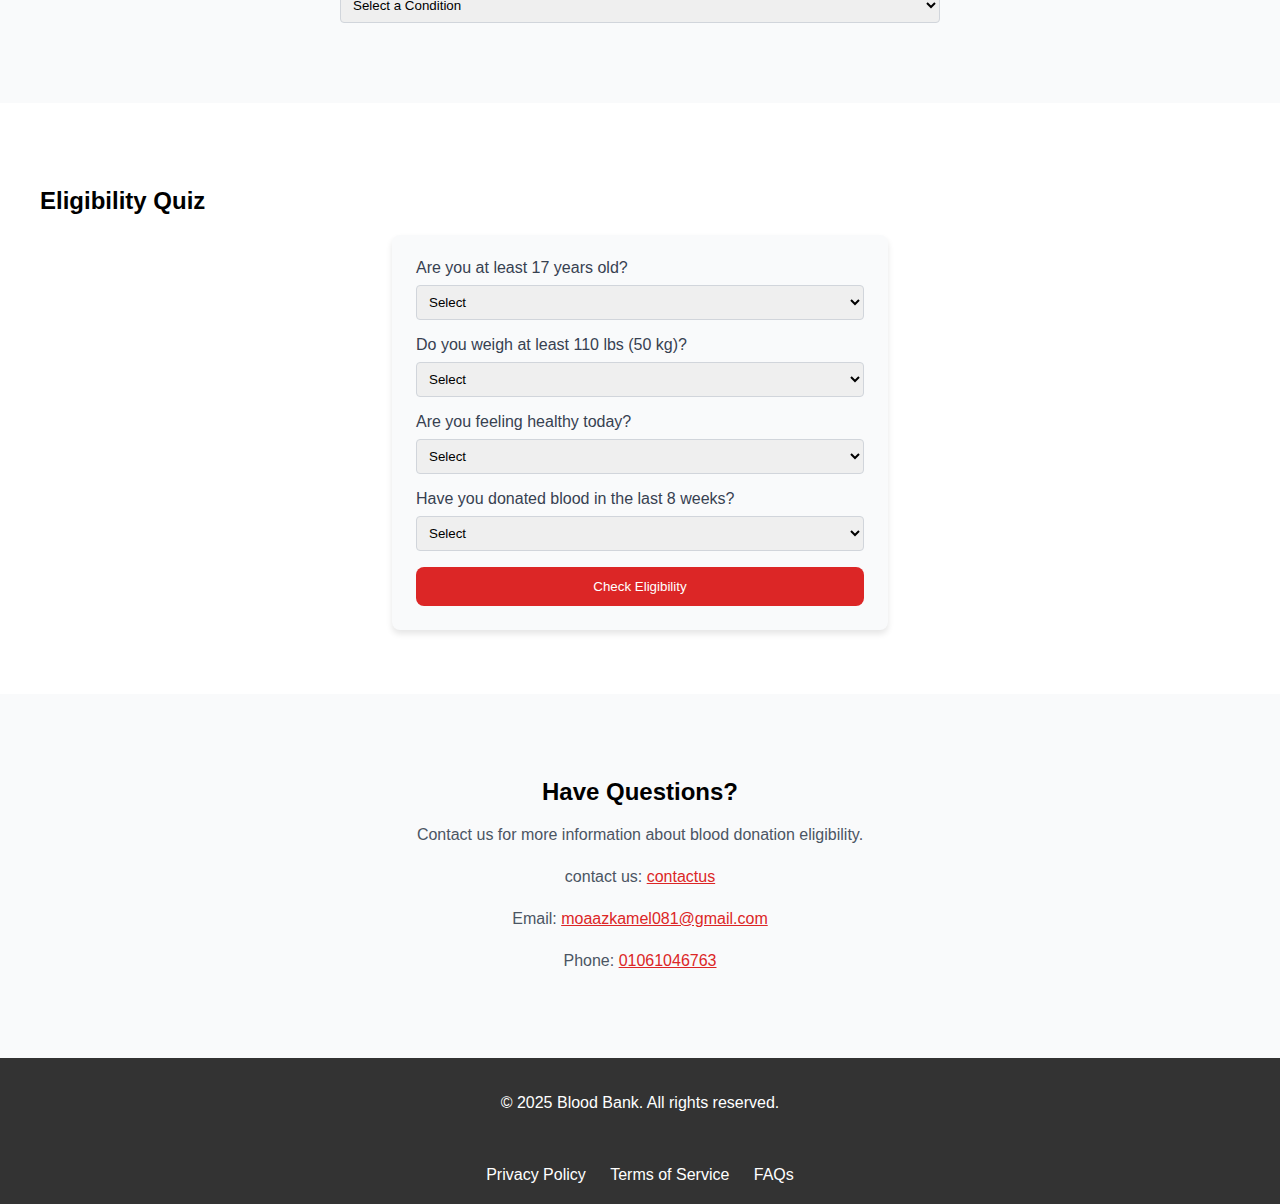
<file: eligeable.html>
<!DOCTYPE html>
<html lang="en">
<head>
    <meta charset="UTF-8">
    <meta name="viewport" content="width=device-width, initial-scale=1.0">
    <title>Blood Bank Eligibility</title>
    <link rel="stylesheet" href="https://cdnjs.cloudflare.com/ajax/libs/font-awesome/6.4.2/css/all.min.css" integrity="sha512-z3gLpd7yknf1YoNbCzqRKc4qyor8gaKU1qmn+CShxbuBusANI9QpRohGBreCFkKxLhei6S9CQXFEbbKuqLg0DA==" crossorigin="anonymous" referrerpolicy="no-referrer" />
     <link rel="icon" type="image/x-icon" href="6154531.png">
    <style>
        body {
            font-family: Arial, sans-serif;
            margin: 0;
            padding: 0;
        }
            
        header {
            background-color: #c8102e;
            color: white;
            padding: 10px 0;
            text-align: center;
        }

        nav ul {
            list-style: none;
            padding: 0;
            margin: 0;
            display: flex;
            justify-content: center;
        }
        nav ul li {
            position: relative;
            margin: 0 20px;
        }
        nav ul li a {
            color: white;
            text-decoration: none;
            font-size: 18px;
            padding: 10px;
            display: block;
        }
        nav ul li a:hover {
            background-color: #a50d24;
        }

        nav ul li .submenu {
            display: none;
            position: absolute;
            top: 100%;
            left: 0;
            background-color: #c8102e;
            list-style: none;
            padding: 0;
            margin: 0;
            min-width: 200px;
            box-shadow: 0 4px 8px rgba(0, 0, 0, 0.2);
        }
        nav ul li .submenu li {
            margin: 0;
        }
        nav ul li .submenu li a {
            padding: 10px;
            font-size: 16px;
        }
        nav ul li:hover .submenu {
            display: block;
        }
          #header-icon {
    position: absolute;
    top: 30px; 
    left: 30px; 
    width: 80px; 
    height: auto;
    z-index: 1;
}

header {
    position: relative;
}
        .content { padding: 30px 20px; max-width: 800px; margin: 0 auto; }
         footer {
            background-color: #333;
            color: white;
            text-align: center;
            padding: 20px;
        }
        footer a {
            color: white;
            margin: 0 10px;
            text-decoration: none;
        }
        footer a:hover {
            text-decoration: underline;
        }
        footer .footer-links {
            margin-top: 10px;
        }
        footer .social-icons a {
            font-size: 24px;
            margin: 0 15px;
            transition: color 0.3s;
        }
        footer .social-icons a:hover {
            color: #c8102e;
        }
        #quiz-result {
            display: none;
        }
  .home-section {
            background-color: #ffffff;
            padding-top: 4rem;
            padding-bottom: 4rem;
        }
        .container {
            max-width: 1200px;
            margin-left: auto;
            margin-right: auto;
            padding-left: 1rem;
            padding-right: 1rem;
        }
        .text-center {
            text-align: center;
        }
        .home-section h2 {
            font-size: 2.25rem;
            font-weight: 700;
            color: #1f2937;
            margin-bottom: 1rem;
        }
        .home-section p {
            font-size: 1.125rem;
            color: #4b5563;
            margin-bottom: 1.5rem;
        }
       .quiz-button {
            background-color: #b91c1c;
            color: #ffffff;
            padding: 0.75rem 1.5rem;
            border: none;
            border-radius: 0.5rem;
            cursor: pointer;
            display: block;
            margin-left: auto;
            margin-right: auto;
            font-size: 1rem;
            font-weight: bold;
        }
        
        .quiz-button:hover {
            background-color: #b91c1c;
        }
        .eligibility-section {
            padding-top: 4rem;
            padding-bottom: 4rem;
            background-color: #f9fafb;
        }
        .eligibility-section h2 {
            font-size: 1.875rem;
            font-weight: 700;
            color: #1f2937;
            margin-bottom: 2rem;
            text-align: center;
        }
        .criteria-grid {
            display: grid;
            grid-template-columns: repeat(1, 1fr);
            gap: 1.5rem;
        }
        @media (min-width: 768px) {
            .criteria-grid {
                grid-template-columns: repeat(2, 1fr);
            }
        }
        .criteria-card {
            background-color: #ffffff;
            padding: 1.5rem;
            border-radius: 0.5rem;
            box-shadow: 0 4px 6px rgba(0, 0, 0, 0.1);
        }
        .criteria-card h3 {
            font-size: 1.25rem;
            font-weight: 600;
            margin-bottom: 1rem;
        }
        .criteria-card ul {
            list-style-type: disc;
            padding-left: 1.25rem;
            color: #4b5563;
        }
         
        .text-center {
            text-align: center;
        }
        .deferral-link-container {
            margin-top: 2rem;
        }
        .link {
            color: #dc2626;
            text-decoration: underline;
        }
        .criteria-card {
            background-color: #ffffff;
            padding: 1.5rem;
            border-radius: 0.5rem;
            box-shadow: 0 2px 4px rgba(0, 0, 0, 0.1);
        }
        .criteria-card h3 {
            font-size: 1.25rem;
            font-weight: 600;
            margin-bottom: 1rem;
        }
        .criteria-card ul {
            list-style: disc;
            padding-left: 1.25rem;
            color: #4b5563;
        }
        .learn-more-button {
            margin-top: 1rem;
            color: #dc2626;
            text-decoration: underline;
            background: none;
            border: none;
            cursor: pointer;
        }
        .details {
            display: none;
            color: #4b5563;
            margin-top: 1rem;
        }
        .section {
            padding: 4rem 0;
            background-color: #f9fafb;
        }
        .container {
            max-width: 1280px;
            margin: 0 auto;
            padding: 0 1rem;
        }
        .section h2 {
            font-size: 1.875rem;
            font-weight: bold;
            text-align: center;
            color: #1f2937;
            margin-bottom: 2rem;
        }
        .section ul {
            list-style: disc;
            padding-left: 1.25rem;
            color: #4b5563;
            max-width: 600px;
            margin: 0 auto;
        }
        .checklist-link-container {
            text-align: center;
            margin-top: 2rem;
        }
        .blood-types p {
            color: #4b5563;
            text-align: center;
            margin-bottom: 1.5rem;
        }
        .blood-types table {
            width: 100%;
            max-width: 600px;
            margin: 0 auto;
            border-collapse: collapse;
        }
        .blood-types th,
        .blood-types td {
            padding: 0.5rem;
            border: 1px solid #d1d5db;
            text-align: center;
        }
        .blood-types th {
            background-color: #dc2626;
            color: #ffffff;
        }
        .why-donate p {
            font-size: 1.125rem;
            color: #4b5563;
            margin-bottom: 1.5rem;
        }
        .why-donate-grid {
            display: grid;
            gap: 1.5rem;
            grid-template-columns: repeat(auto-fit, minmax(200px, 1fr));
        }
        .why-donate-grid div {
            text-align: center;
        }
        .why-donate-grid h3 {
            font-size: 1.25rem;
            font-weight: 600;
        }
        .why-donate-grid p {
            color: #4b5563;
        }
        .quiz-button {
            display: inline-block;
            margin-top: 2rem;
            background-color: #dc2626;
            color: #ffffff;
            padding: 0.75rem 1.5rem;
            border-radius: 0.5rem;
            text-decoration: none;
        }
        section {
            padding: 4rem 0;
            background-color: #ffffff;
        }
        .container {
            max-width: 1280px;
            margin: 0 auto;
            padding: 0 1rem;
        }
        .section h2 {
            font-size: 1.875rem;
            font-weight: bold;
            text-align: center;
            color: #1f2937;
            margin-bottom: 2rem;
        }
        .stories-grid {
            display: grid;
            gap: 1.5rem;
            grid-template-columns: repeat(auto-fit, minmax(300px, 1fr));
        }
        .story-card {
            background-color: #f9fafb;
            padding: 1.5rem;
            border-radius: 0.5rem;
        }
        .story-card p {
            color: #4b5563;
        }
        .deferral-container {
            max-width: 600px;
            margin: 0 auto;
        }
        .deferral-select {
            width: 100%;
            padding: 0.5rem;
            border: 1px solid #d1d5db;
            border-radius: 0.25rem;
        }
        .deferral-result {
            margin-top: 1rem;
            color: #4b5563;
        }
        .quiz-section {
            padding: 4rem 0;
            background-color: #ffffff;
        }
        .quiz-container {
            max-width: 1200px;
            margin: 0 auto;
            padding: 0 1rem;
        }
        .quiz-form-container {
            max-width: 448px; /* Matches max-w-lg (28rem or 448px) */
            margin: 0 auto;
            background-color: #f9fafb;
            padding: 1.5rem;
            border-radius: 0.5rem;
            box-shadow: 0 4px 6px rgba(0, 0, 0, 0.1);
        }
        .quiz-form h2 {
            font-size: 1.875rem;
            font-weight: bold;
            text-align: center;
            color: #1f2937;
            margin-bottom: 2rem;
        }
        .form-group {
            margin-bottom: 1rem;
        }
        .form-group label {
            display: block;
            color: #374151;
            margin-bottom: 0.5rem;
        }
        .form-group select {
            width: 100%;
            padding: 0.5rem;
            border: 1px solid #d1d5db;
            border-radius: 0.25rem;
        }
        .quiz-button2 {
            width: 100%;
            background-color: #dc2626;
            color: #ffffff;
            padding: 0.75rem;
            border: none;
            border-radius: 0.5rem;
            cursor: pointer;
        }
        .quiz-button:hover {
            background-color: #b91c1c;
        }
        .quiz-result {
            margin-top: 1rem;
            padding: 1rem;
            border-radius: 0.5rem;
            display: none;
        }
        .contact-section {
            padding: 4rem 0;
            background-color: #f9fafb;
        }
        .contact-section p {
            color: #4b5563;
            margin-bottom: 1.5rem;
        }
        .contact-link {
            color: #dc2626;
            text-decoration: underline;
        }
        .text-red-600 {
            color: #dc2626;
        }
        .text-green-600 {
            color: #16a34a;
        }
        .underline {
            text-decoration: underline;
        }
    </style>
</head>
<body>
   <header>
        <h1>Blood Bank</h1>
        <nav>
            <ul>
                <li><a href="index.html">Home</a></li>
                <li>
                    <a href="donate.html">Donate</a>
                    <ul class="submenu">
                        <li><a href="donate.html">Become a Donor</a></li>
                        <li><a href="request.html">Request Blood</a></li>
                        <li><a href="eligeable.html">Eligibility Criteria</a></li>
                    </ul>
                </li>
                <li><a href="request.html">Request Blood</a></li>
                <li><a href="contactus.html">Contact</a></li>
                <li><a href="login.html">Login</a></li>
            </ul>
        </nav>
         <img src="6154531.png" alt="Blood Bank Icon" id="header-icon">
    </header>

    <section id="home" class="home-section">
        <div class="container text-center">
            <h2>Can You Donate Blood?</h2>
            <p>Find out if you're eligible to save lives through blood donation.</p>
            <a href="#quiz" class="quiz-button">Take the Eligibility Quiz</a>
        </div>
    </section>

    <section id="eligibility" class="eligibility-section">
        <div class="container">
            <h2>Eligibility Criteria</h2>
            <div class="criteria-grid">
                <div class="criteria-card">
                    <h3>Age & Weight</h3>
                    <ul>
                        <li>At least 17 years old (16 with parental consent).</li>
                        <li>No upper age limit, but over 65 may need approval.</li>
                        <li>Minimum weight: 110 lbs (50 kg).</li>
                    </ul>
                </div>
                <div class="criteria-card">
                    <h3>Health & Hemoglobin</h3>
                    <ul>
                        <li>Feel healthy, no cold or flu symptoms.</li>
                        <li>Normal blood pressure and pulse.</li>
                        <li>Hemoglobin: ≥12.5 g/dL (females), ≥13.0 g/dL (males).</li>
                    </ul>
                </div>
                <div class="criteria-card">
                    <h3>Donation Frequency</h3>
                    <ul>
                        <li>Whole blood: Every 8 weeks.</li>
                        <li>Platelets/Plasma: Every 7–14 days (up to 24 times/year).</li>
                        <li>Double red cells: Every 16 weeks.</li>
                    </ul>
                </div>
                <div class="criteria-card">
                    <h3>Medical & Lifestyle</h3>
                    <ul>
                        <li>No HIV, hepatitis, or major illnesses.</li>
                        <li>No recent tattoos/piercings (wait 3–12 months).</li>
                        <li>No IV drug use or high-risk behaviors.</li>
                    </ul>
                </div>
            </div>
        </div>
    </section>
         <div class="deferral-link-container text-center">
        <a href="https://drive.google.com/file/d/1bxlCUIdZN1kyNUcHvkU7tjsA_kkZXVJg/view?usp=drive_link" class="link">Download Deferral Guide</a>
    </div>

    <div class="criteria-card">
        <h3>Age & Weight</h3>
        <ul>
            <li>At least 17 years old (16 with parental consent).</li>
            <li>No upper age limit, but over 65 may need approval.</li>
            <li>Minimum weight: 110 lbs (50 kg).</li>
        </ul>
        <button onclick="toggleDetails('age-details')" class="learn-more-button">Learn More</button>
        <div id="age-details" class="details">
            <p>The 110 lbs minimum ensures donors can safely lose blood volume without risk of fainting or other side effects.</p>
        </div>
    </div>

    <section id="prepare" class="section">
        <div class="container">
            <h2>How to Prepare for Donation</h2>
            <ul>
                <li>Drink plenty of water 24 hours before donating.</li>
                <li>Eat iron-rich foods like spinach or red meat.</li>
                <li>Bring a valid ID and know your medical history.</li>
                <li>Get a good night’s sleep before your appointment.</li>
            </ul>
            <div class="checklist-link-container">
                <a href="https://drive.google.com/file/d/1LTlNmrCX8dAX336wTZTuZCn_7y5aFvCs/view?usp=drive_link" class="link">Download Preparation Checklist</a>
            </div>
        </div>
    </section>

    <section id="blood-types" class="section blood-types">
        <div class="container">
            <h2>Understanding Blood Types</h2>
            <p>Your blood type matters! Donate to find out yours and help those in need.</p>
            <table>
                <tr>
                    <th>Blood Type</th>
                    <th>Can Donate To</th>
                </tr>
                <tr>
                    <td>O-</td>
                    <td>All Types</td>
                </tr>
                <tr>
                    <td>O+</td>
                    <td>O+, A+, B+, AB+</td>
                </tr>
                <tr>
                    <td>A+</td>
                    <td>A+, AB+</td>
                </tr>
                <tr>
                    <td>A-</td>
                    <td>A-, A+, AB-, AB+</td>
                </tr>
                <tr>
                    <td>B+</td>
                    <td>B+, AB+</td>
                </tr>
                <tr>
                    <td>B-</td>
                    <td>B-, B+, AB-, AB+</td>
                </tr>
                <tr>
                    <td>AB-</td>
                    <td>AB-, AB+</td>
                </tr>
                <tr>
                    <td>AB+</td>
                    <td>AB+</td>
                </tr>
            </table>
        </div>
    </section>

    <section id="why-donate" class="section why-donate">
        <div class="container text-center">
            <h2>Why Your Donation Matters</h2>
            <p>Every 2 seconds, someone needs blood. Your donation can save lives in emergencies, surgeries, and for patients with chronic illnesses.</p>
            <div class="why-donate-grid">
                <div>
                    <h3>Trauma Victims</h3>
                    <p>Accident victims often need blood to survive.</p>
                </div>
                <div>
                    <h3>Cancer Patients</h3>
                    <p>Blood supports chemotherapy treatments.</p>
                </div>
                <div>
                    <h3>Mothers & Babies</h3>
                    <p>Blood is critical during childbirth complications.</p>
                </div>
            </div>
            <a href="#quiz" class="quiz-button">See If You Can Donate</a>
        </div>
    </section>

    <script>
        function toggleDetails(id) {
            const element = document.getElementById(id);
            element.style.display = element.style.display === 'none' ? 'block' : 'none';
        }
    </script>
   <section id="stories" class="section">
        <div class="container">
            <h2>Donor Stories</h2>
            <div class="stories-grid">
                <div class="story-card">
                    <p>"Donating blood makes me feel like I'm making a difference. It’s a small act with a big impact." – Sarah</p>
                </div>
                <div class="story-card">
                    <p>"I was in a car accident and needed blood. Thanks to donors, I’m here today." – John</p>
                </div>
            </div>
        </div>
    </section>

    <section id="deferral-lookup" class="section">
        <div class="container">
            <h2>Deferral Lookup</h2>
            <div class="deferral-container">
                <select id="deferral-select" class="deferral-select">
                    <option value="">Select a Condition</option>
                    <option value="tattoo">Tattoo</option>
                    <option value="malaria">Travel to Malaria Area</option>
                    <option value="pregnancy">Pregnancy</option>
                    <option value="surgery">Recent Surgery</option>
                    <option value="isotretinoin">Isotretinoin (Acne Medication)</option>
                    <option value="flu-vaccine">Flu Vaccine</option>
                    <option value="hepatitis">Hepatitis Exposure</option>
                    <option value="hiv">HIV/AIDS</option>
                </select>
                <div id="deferral-result" class="deferral-result"></div>
            </div>
        </div>
    </section>

    <section id="quiz" class="quiz-section">
        <div class="quiz-container">
            <h2>Eligibility Quiz</h2>
            <div class="quiz-form-container">
                <div id="quiz-form">
                    <div class="form-group">
                        <label>Are you at least 17 years old?</label>
                        <select id="age" class="form-select">
                            <option value="">Select</option>
                            <option value="yes">Yes</option>
                            <option value="no">No</option>
                        </select>
                    </div>
                    <div class="form-group">
                        <label>Do you weigh at least 110 lbs (50 kg)?</label>
                        <select id="weight" class="form-select">
                            <option value="">Select</option>
                            <option value="yes">Yes</option>
                            <option value="no">No</option>
                        </select>
                    </div>
                    <div class="form-group">
                        <label>Are you feeling healthy today?</label>
                        <select id="health" class="form-select">
                            <option value="">Select</option>
                            <option value="yes">Yes</option>
                            <option value="no">No</option>
                        </select>
                    </div>
                    <div class="form-group">
                        <label>Have you donated blood in the last 8 weeks?</label>
                        <select id="donation" class="form-select">
                            <option value="">Select</option>
                            <option value="yes">Yes</option>
                            <option value="no">No</option>
                        </select>
                    </div>
                    <button onclick="checkEligibility()" class="quiz-button2">Check Eligibility</button>
                </div>
                <div id="quiz-result" class="quiz-result"></div>
            </div>
        </div>
    </section>

    <section id="contact" class="contact-section">
        <div class="quiz-container text-center">
            <h2>Have Questions?</h2>
            <p>Contact us for more information about blood donation eligibility.</p>
            <p>contact us: <a href="contactus.html" class="contact-link">contactus</a></p>
            <p>Email: <a href="mailto:moaazkamel081@gmail.com" class="contact-link">moaazkamel081@gmail.com</a></p>
            <p>Phone: <a href="tel:+201061046763" class="contact-link">01061046763</a></p>
        </div>
    </section>

    <footer>
        <p>© 2025 Blood Bank. All rights reserved.</p>
        <div class="social-icons">
            <a href="https://www.facebook.com/moaaz.kamele?locale=ar_AR" aria-label="Facebook"><i class="fab fa-facebook-f"></i></a>
            <a href="#" aria-label="Twitter"><i class="fab fa-twitter"></i></a>
            <a href="https://www.instagram.com/mizoo_fc/" aria-label="Instagram"><i class="fab fa-instagram"></i></a>
        </div>
        <div class="footer-links">
            <a href="privacy.html"> Privacy Policy</a>
            <a href="terms.html"> Terms of Service</a>
            <a href="faq.html"> FAQs</a>
        </div>
    </footer>

    <script>
        const deferrals = {
            tattoo: "Wait 3 months after getting a tattoo.",
            malaria: "Wait 12 months after traveling to a malaria-endemic area.",
            pregnancy: "Wait 6 months after giving birth.",
            surgery: "Wait 6–12 months after major surgery, depending on recovery.",
            isotretinoin: "Wait 1 month after stopping isotretinoin (used for acne).",
            "flu-vaccine": "Wait 2 weeks after receiving a flu vaccine.",
            hepatitis: "Permanent deferral if exposed to hepatitis B or C.",
            hiv: "Permanent deferral if diagnosed with HIV/AIDS."
        };
        document.getElementById('deferral-select').addEventListener('change', function() {
            const result = deferrals[this.value] || "Please select a condition to see the deferral period.";
            document.getElementById('deferral-result').innerHTML = result;
        });

        function checkEligibility() {
            const age = document.getElementById('age').value;
            const weight = document.getElementById('weight').value;
            const health = document.getElementById('health').value;
            const donation = document.getElementById('donation').value;
            const resultDiv = document.getElementById('quiz-result');

            if (!age || !weight || !health || !donation) {
                resultDiv.innerHTML = '<p class="text-red-600">Please answer all questions.</p>';
                resultDiv.style.display = 'block';
                return;
            }

            if (age === 'no' || weight === 'no' || health === 'no' || donation === 'yes') {
                resultDiv.innerHTML = '<p class="text-red-600">You may not be eligible to donate at this time. Please review the <a href="#eligibility" class="underline">eligibility criteria</a> or contact us.</p>';
            } else {
                resultDiv.innerHTML = '<p class="text-green-600">You may be eligible to donate! Please contact us or visit a donation center for further screening.</p>';
            }
            resultDiv.style.display = 'block';
        }
    </script>
</body>
</html>
</file>
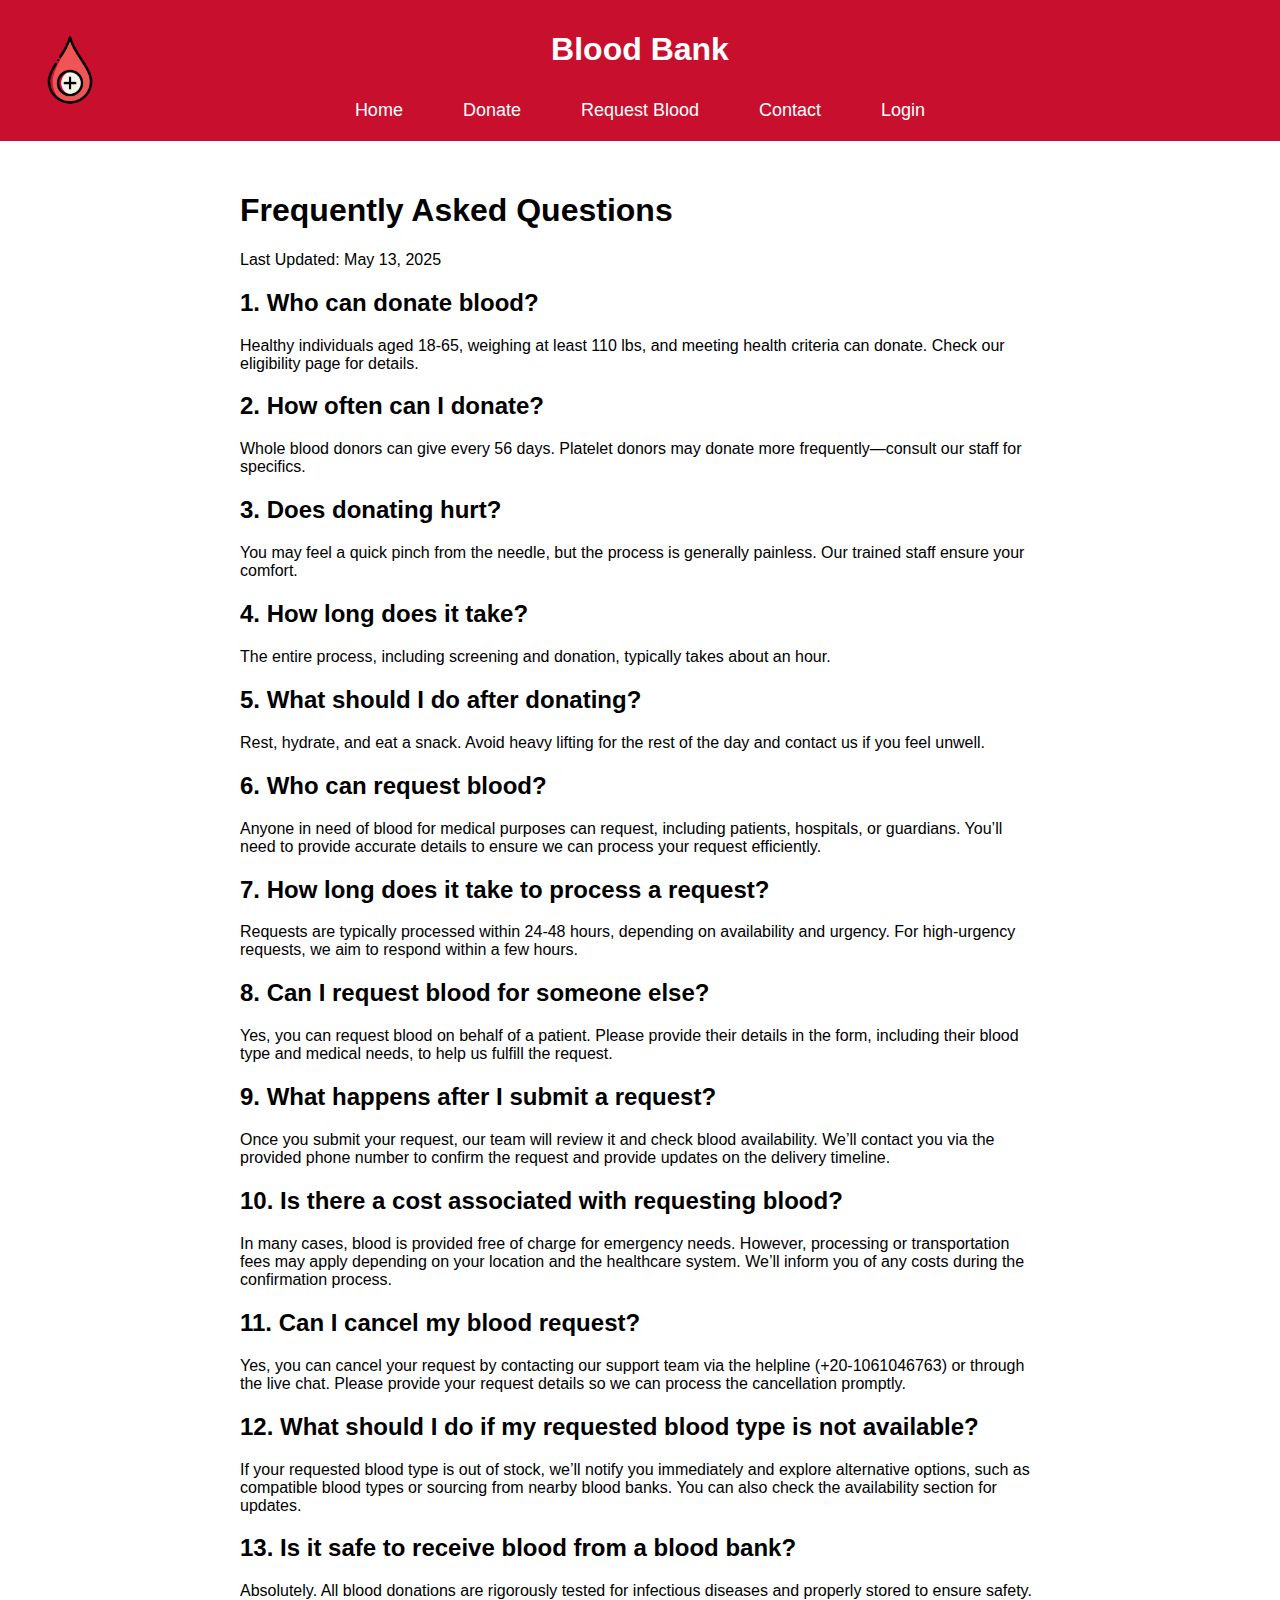
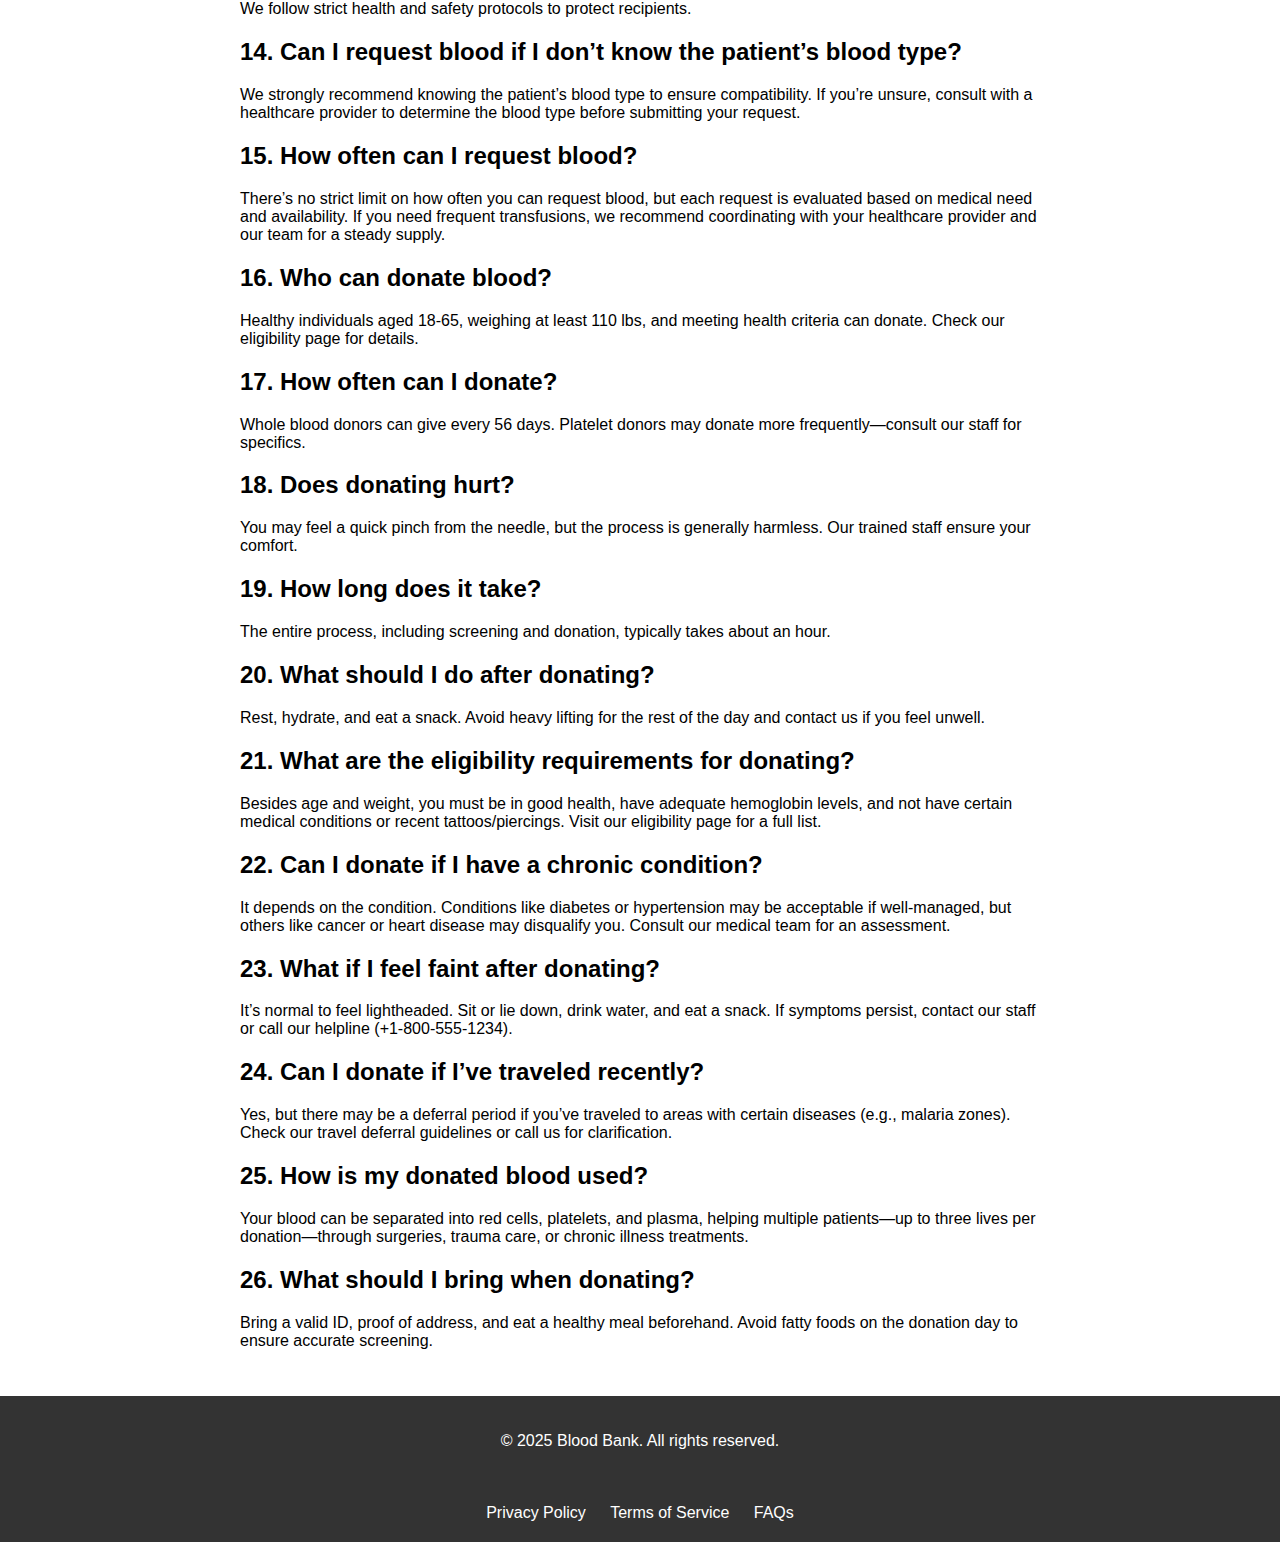
<file: faq.html>
<!DOCTYPE html>
<html lang="en">
<head>
    <meta charset="UTF-8">
    <meta name="viewport" content="width=device-width, initial-scale=1.0">
    <title>Blood Bank - FAQs</title>
    <link rel="icon" type="image/x-icon" href="6154531.png">
    <link rel="stylesheet" href="https://cdnjs.cloudflare.com/ajax/libs/font-awesome/6.4.2/css/all.min.css" integrity="sha512-z3gLpd7yknf1YoNbCzqRKc4qyor8gaKU1qmn+CShxbuBusANI9QpRohGBreCFkKxLhei6S9CQXFEbbKuqLg0DA==" crossorigin="anonymous" referrerpolicy="no-referrer" />
    
    <style>
        body {
            font-family: Arial, sans-serif;
            margin: 0;
            padding: 0;
        }
         header {
            background-color: #c8102e;
            color: white;
            padding: 10px 0;
            text-align: center;
        }
        nav ul {
            list-style: none;
            padding: 0;
            margin: 0;
            display: flex;
            justify-content: center;
        }
        nav ul li {
            position: relative;
            margin: 0 20px;
        }
        nav ul li a {
            color: white;
            text-decoration: none;
            font-size: 18px;
            padding: 10px;
            display: block;
        }
        nav ul li a:hover {
            background-color: #a50d24;
        }
       
        nav ul li .submenu {
            display: none;
            position: absolute;
            top: 100%;
            left: 0;
            background-color: #c8102e;
            list-style: none;
            padding: 0;
            margin: 0;
            min-width: 200px;
            box-shadow: 0 4px 8px rgba(0, 0, 0, 0.2);
        }
        nav ul li .submenu li {
            margin: 0;
        }
        nav ul li .submenu li a {
            padding: 10px;
            font-size: 16px;
        }
        nav ul li:hover .submenu {
            display: block;
        }
       #header-icon {
    position: absolute;
    top: 30px; 
    left: 30px; 
    width: 80px; 
    height: auto;
    z-index: 1;
}

header {
    position: relative;

}
        .content { padding: 30px 20px; max-width: 800px; margin: 0 auto; }
         footer {
            background-color: #333;
            color: white;
            text-align: center;
            padding: 20px;
        }
        footer a {
            color: white;
            margin: 0 10px;
            text-decoration: none;
        }
        footer a:hover {
            text-decoration: underline;
        }
        footer .footer-links {
            margin-top: 10px;
        }
        footer .social-icons a {
            font-size: 24px;
            margin: 0 15px;
            transition: color 0.3s;
        }
        footer .social-icons a:hover {
            color: #c8102e;
        }
        
        
    </style>
</head>
<body>
    <header>
        <h1>Blood Bank</h1>
        <nav>
            <ul>
                <li><a href="index.html">Home</a></li>
                <li>
                    <a href="donate.html">Donate</a>
                    <ul class="submenu">
                        <li><a href="donate.html">Become a Donor</a></li>
                        <li><a href="request.html">Request Blood</a></li>
                        <li><a href="eligeable.html">Eligibility Criteria</a></li>
                    </ul>
                </li>
                <li><a href="request.html">Request Blood</a></li>
                <li><a href="contactus.html">Contact</a></li>
                <li><a href="login.html">Login</a></li>
            </ul>
        </nav>
         <img src="6154531.png" alt="Blood Bank Icon" id="header-icon">
    </header>
    <div class="content">
        <h1>Frequently Asked Questions</h1>
        <p>Last Updated: May 13, 2025</p>

        <h2>1. Who can donate blood?</h2>
        <p>Healthy individuals aged 18-65, weighing at least 110 lbs, and meeting health criteria can donate. Check our eligibility page for details.</p>

        <h2>2. How often can I donate?</h2>
        <p>Whole blood donors can give every 56 days. Platelet donors may donate more frequently—consult our staff for specifics.</p>

        <h2>3. Does donating hurt?</h2>
        <p>You may feel a quick pinch from the needle, but the process is generally painless. Our trained staff ensure your comfort.</p>

        <h2>4. How long does it take?</h2>
        <p>The entire process, including screening and donation, typically takes about an hour.</p>

        <h2>5. What should I do after donating?</h2>
        <p>Rest, hydrate, and eat a snack. Avoid heavy lifting for the rest of the day and contact us if you feel unwell.</p>
         <h2>6. Who can request blood?</h2>
    <p>Anyone in need of blood for medical purposes can request, including patients, hospitals, or guardians. You’ll need to provide accurate details to ensure we can process your request efficiently.</p>
    <h2>7. How long does it take to process a request?</h2>
    <p>Requests are typically processed within 24-48 hours, depending on availability and urgency. For high-urgency requests, we aim to respond within a few hours.</p>
    <h2>8. Can I request blood for someone else?</h2>
    <p>Yes, you can request blood on behalf of a patient. Please provide their details in the form, including their blood type and medical needs, to help us fulfill the request.</p>
    <h2>9. What happens after I submit a request?</h2>
    <p>Once you submit your request, our team will review it and check blood availability. We’ll contact you via the provided phone number to confirm the request and provide updates on the delivery timeline.</p>
    <h2>10. Is there a cost associated with requesting blood?</h2>
    <p>In many cases, blood is provided free of charge for emergency needs. However, processing or transportation fees may apply depending on your location and the healthcare system. We’ll inform you of any costs during the confirmation process.</p>
    <h2>11. Can I cancel my blood request?</h2>
    <p>Yes, you can cancel your request by contacting our support team via the helpline (+20-1061046763) or through the live chat. Please provide your request details so we can process the cancellation promptly.</p>
    <h2>12. What should I do if my requested blood type is not available?</h2>
    <p>If your requested blood type is out of stock, we’ll notify you immediately and explore alternative options, such as compatible blood types or sourcing from nearby blood banks. You can also check the availability section for updates.</p>
    <h2>13. Is it safe to receive blood from a blood bank?</h2>
    <p>Absolutely. All blood donations are rigorously tested for infectious diseases and properly stored to ensure safety. We follow strict health and safety protocols to protect recipients.</p>
    <h2>14. Can I request blood if I don’t know the patient’s blood type?</h2>
    <p>We strongly recommend knowing the patient’s blood type to ensure compatibility. If you’re unsure, consult with a healthcare provider to determine the blood type before submitting your request.</p>
    <h2>15. How often can I request blood?</h2>
    <p>There’s no strict limit on how often you can request blood, but each request is evaluated based on medical need and availability. If you need frequent transfusions, we recommend coordinating with your healthcare provider and our team for a steady supply.</p>
    <h2>16. Who can donate blood?</h2>
    <p>Healthy individuals aged 18-65, weighing at least 110 lbs, and meeting health criteria can donate. Check our eligibility page for details.</p>
    <h2>17. How often can I donate?</h2>
    <p>Whole blood donors can give every 56 days. Platelet donors may donate more frequently—consult our staff for specifics.</p>
    <h2>18. Does donating hurt?</h2>
    <p>You may feel a quick pinch from the needle, but the process is generally harmless. Our trained staff ensure your comfort.</p>
    <h2>19. How long does it take?</h2>
    <p>The entire process, including screening and donation, typically takes about an hour.</p>
    <h2>20. What should I do after donating?</h2>
    <p>Rest, hydrate, and eat a snack. Avoid heavy lifting for the rest of the day and contact us if you feel unwell.</p>
    <h2>21. What are the eligibility requirements for donating?</h2>
    <p>Besides age and weight, you must be in good health, have adequate hemoglobin levels, and not have certain medical conditions or recent tattoos/piercings. Visit our eligibility page for a full list.</p>
    <h2>22. Can I donate if I have a chronic condition?</h2>
    <p>It depends on the condition. Conditions like diabetes or hypertension may be acceptable if well-managed, but others like cancer or heart disease may disqualify you. Consult our medical team for an assessment.</p>
    <h2>23. What if I feel faint after donating?</h2>
    <p>It’s normal to feel lightheaded. Sit or lie down, drink water, and eat a snack. If symptoms persist, contact our staff or call our helpline (+1-800-555-1234).</p>
    <h2>24. Can I donate if I’ve traveled recently?</h2>
    <p>Yes, but there may be a deferral period if you’ve traveled to areas with certain diseases (e.g., malaria zones). Check our travel deferral guidelines or call us for clarification.</p>
    <h2>25. How is my donated blood used?</h2>
    <p>Your blood can be separated into red cells, platelets, and plasma, helping multiple patients—up to three lives per donation—through surgeries, trauma care, or chronic illness treatments.</p>
    <h2>26. What should I bring when donating?</h2>
    <p>Bring a valid ID, proof of address, and eat a healthy meal beforehand. Avoid fatty foods on the donation day to ensure accurate screening.</p>

    </div>

   <footer>
        <p>© 2025 Blood Bank. All rights reserved.</p>
        <div class="social-icons">
            <a href="https://www.facebook.com/moaaz.kamele?locale=ar_AR" aria-label="Facebook"><i class="fab fa-facebook-f"></i></a>
            <a href="" aria-label="Twitter"><i class="fab fa-twitter"></i></a>
            <a href="https://www.instagram.com/mizoo_fc/" aria-label="Instagram"><i class="fab fa-instagram"></i></a>
        </div>
        <div class="footer-links">
            <a class="privacy" href="privacy.html">Privacy Policy</a>
            <a class="terms" href="terms.html">Terms of Service</a>
            <a class="faq" href="faq.html">FAQs</a>
        </div>
    </footer>
</body>
</html>
</file>
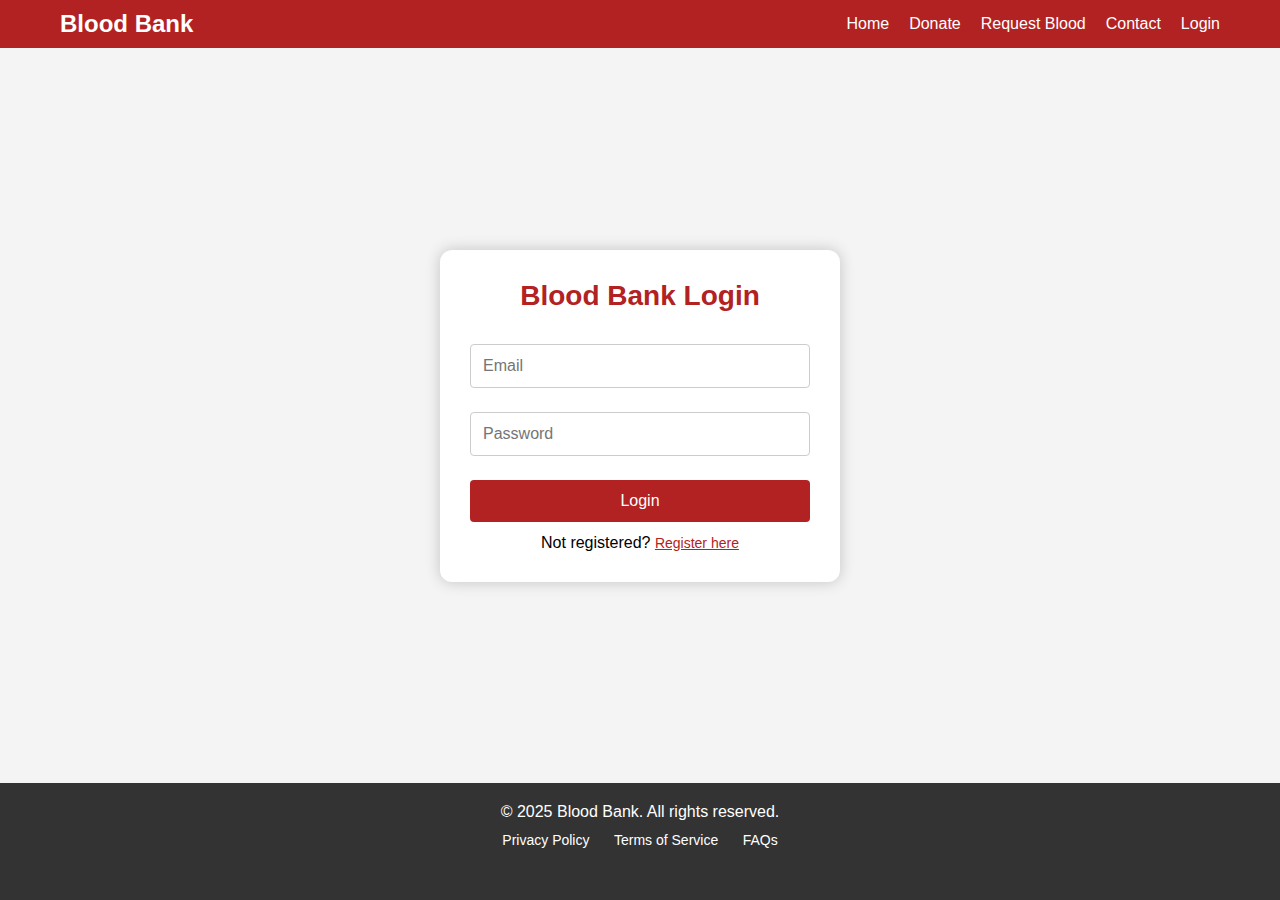
<file: login.html>
<!DOCTYPE html>
<html lang="en">
<head>
    <meta charset="UTF-8">
    <meta name="viewport" content="width=device-width, initial-scale=1.0">
    <title>Document</title>
    <link rel="icon" type="image/x-icon" href="6154531.png">
    <link rel="stylesheet" href="https://cdnjs.cloudflare.com/ajax/libs/font-awesome/6.4.2/css/all.min.css" integrity="sha512-z3gLpd7yknf1YoNbCzqRKc4qyor8gaKU1qmn+CShxbuBusANI9QpRohGBreCFkKxLhei6S9CQXFEbbKuqLg0DA==" crossorigin="anonymous" referrerpolicy="no-referrer" />
    <style>
        * {
            margin: 0;
            padding: 0;
            box-sizing: border-box;
            font-family: Arial, sans-serif;
        }

        header {
            background-color: #b22222;
            color: white;
            padding: 10px 0;
        }

        nav {
            display: flex;
            justify-content: space-between;
            align-items: center;
            max-width: 1200px;
            margin: 0 auto;
            padding: 0 20px;
        }

        .logo {
            font-size: 24px;
            font-weight: bold;
        }

        .nav-links {
            display: flex;
            list-style: none;
        }

        .nav-links li {
            margin-left: 20px;
        }

        .nav-links a {
            color: white;
            text-decoration: none;
            font-size: 16px;
        }

        .nav-links a:hover {
            text-decoration: underline;
        }

        .dropdown {
            position: relative;
        }

        .dropdown-content {
            display: none;
            position: absolute;
            background-color: #fff;
            min-width: 160px;
            box-shadow: 0px 8px 16px rgba(0,0,0,0.2);
            z-index: 1;
            border-radius: 4px;
        }

        .dropdown-content a {
            color: black;
            padding: 12px 16px;
            text-decoration: none;
            display: block;
            font-size: 14px;
        }

        .dropdown-content a:hover {
            background-color: #f1f1f1;
        }

        .dropdown:hover .dropdown-content {
            display: block;
        }

        body {
            display: flex;
            flex-direction: column;
            min-height: 100vh;
            background-color: #f4f4f4;
        }

        main {
            flex: 1;
            display: flex;
            justify-content: center;
            align-items: center;
            padding: 20px;
        }

        .container {
            background-color: white;
            padding: 30px;
            border-radius: 12px;
            box-shadow: 0 0 15px rgba(0,0,0,0.2);
            width: 400px; 
            max-width: 90%; 
            text-align: center;
            margin: 40px auto; 
        }

        h2 {
            color: #b22222;
            margin-bottom: 20px;
            font-size: 28px; 
        }

        input, button {
            width: 100%;
            padding: 12px;
            margin: 12px 0;
            border: 1px solid #ccc;
            border-radius: 4px;
            box-sizing: border-box;
            font-size: 16px;
        }

        button {
            background-color: #b22222;
            color: white;
            border: none;
            cursor: pointer;
            font-size: 16px;
        }

        button:hover {
            background-color: #8b0000;
        }

        .toggle {
            color: #b22222;
            cursor: pointer;
            text-decoration: underline;
            font-size: 14px;
        }

        .error {
            color: red;
            font-size: 0.9em;
            display: none;
            margin-top: 10px;
        }

        footer {
            background-color: #333;
            color: white;
            padding: 20px 0;
            text-align: center;
        }

        .footer-content {
            max-width: 1200px;
            margin: 0 auto;
            padding: 0 20px;
        }

        .footer-links {
            margin: 10px 0;
        }

        .footer-links a {
            color: white;
            text-decoration: none;
            margin: 0 10px;
            font-size: 14px;
        }

        .footer-links a:hover {
            text-decoration: underline;
        }

        .social-icons {
            margin-top: 10px;
        }

        .social-icons a {
            color: white;
            margin: 0 10px;
            font-size: 18px;
            text-decoration: none;
        }

        .social-icons a:hover {
            color: #b22222;
        }
    </style>
</head>
<body>
    <header>
        <nav>
            <div class="logo">Blood Bank</div>
            <ul class="nav-links">
                <li><a href="index.html">Home</a></li>
                <li class="dropdown">
                    <a href="donate.html">Donate</a>
                    <div class="dropdown-content">
                        <a href="donate.html">Become a Donor</a>
                        <a href="request.html">Request Blood</a>
                        <a href="eligeable.html">Eligibility Criteria</a>
                    </div>
                </li>
                <li><a href="request.html">Request Blood</a></li>
                <li><a href="contactus.html">Contact</a></li>
                <li><a href="login.html">Login</a></li>
            </ul>
        </nav>
    </header>

    <main>
        <div class="container">
            <h2 id="formTitle">Blood Bank Login</h2>
            <div id="loginForm">
                <input type="email" id="loginEmail" placeholder="Email" required>
                <input type="password" id="loginPassword" placeholder="Password" required>
                <button onclick="login()">Login</button>
                <p>Not registered? <span class="toggle" onclick="showRegister()">Register here</span></p>
                <p class="error" id="loginError">Invalid email or password</p>
            </div>
            <div id="registerForm" style="display: none;">
                <input type="text" id="regName" placeholder="Full Name" required>
                <input type="email" id="regEmail" placeholder="Email" required>
                <input type="password" id="regPassword" placeholder="Password" required>
                <input type="text" id="regBloodGroup" placeholder="Blood Group (e.g., A+)" required>
                <button onclick="register()">Register</button>
                <p>Already registered? <span class="toggle" onclick="showLogin()">Login here</span></p>
                <p class="error" id="registerError">Email already registered</p>
            </div>
        </div>
    </main>

    <footer>
        <div class="footer-content">
            <p>© 2025 Blood Bank. All rights reserved.</p>
            <div class="footer-links">
                <a href="privacy.html">Privacy Policy</a>
                <a href="terms.html">Terms of Service</a>
                <a href="faq.html">FAQs</a>
            </div>
            <div class="social-icons">
                <a href="https://www.facebook.com/moaaz.kamele?locale=ar_AR"><i class="fab fa-facebook-f"></i></a>
                <a href="#"><i class="fab fa-twitter"></i></a>
                <a href="https://www.instagram.com/mizoo_fc/"><i class="fab fa-instagram"></i></a>
            </div>
        </div>
    </footer>

    <script>
        let users = [];

        function showRegister() {
            document.getElementById('loginForm').style.display = 'none';
            document.getElementById('registerForm').style.display = 'block';
            document.getElementById('formTitle').textContent = 'Blood Bank Registration';
            clearErrors();
        }

        function showLogin() {
            document.getElementById('loginForm').style.display = 'block';
            document.getElementById('registerForm').style.display = 'none';
            document.getElementById('formTitle').textContent = 'Blood Bank Login';
            clearErrors();
        }

        function clearErrors() {
            document.getElementById('loginError').style.display = 'none';
            document.getElementById('registerError').style.display = 'none';
        }

        function register() {
            const name = document.getElementById('regName').value;
            const email = document.getElementById('regEmail').value;
            const password = document.getElementById('regPassword').value;
            const bloodGroup = document.getElementById('regBloodGroup').value;

            if (users.some(user => user.email === email)) {
                document.getElementById('registerError').style.display = 'block';
                return;
            }

            users.push({
                name: name,
                email: email,
                password: password,
                bloodGroup: bloodGroup
            });

            alert('Registration successful! Please login.');
            showLogin();
            document.getElementById('registerForm').reset();
            console.log('Registered Users:', users);
        }

        function login() {
            const email = document.getElementById('loginEmail').value;
            const password = document.getElementById('loginPassword').value;

            const user = users.find(user => user.email === email && user.password === password);

            if (user) {
                alert(`Welcome back, ${user.name}! Blood Group: ${user.bloodGroup}`);
                document.getElementById('loginForm').reset();
            } else {
                document.getElementById('loginError').style.display = 'block';
            }
        }
    </script>
</body>
</html>
</file>
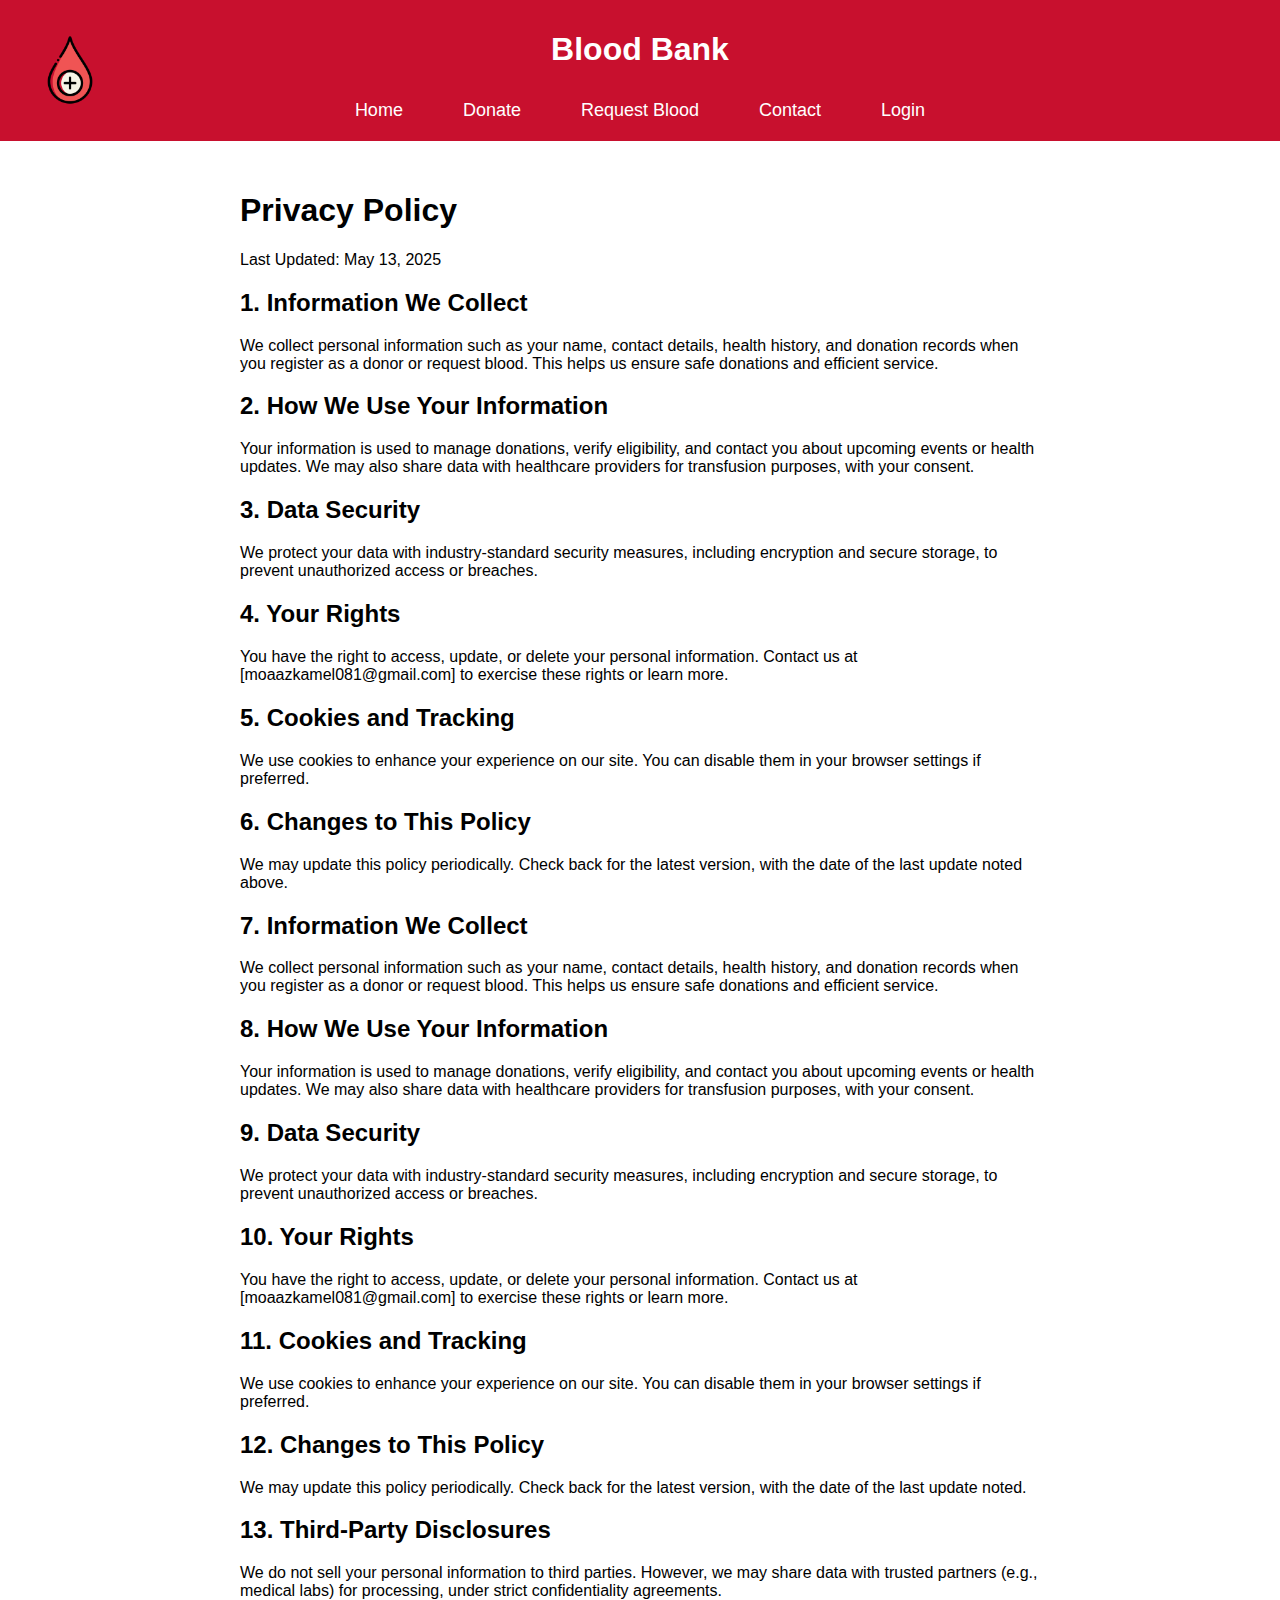
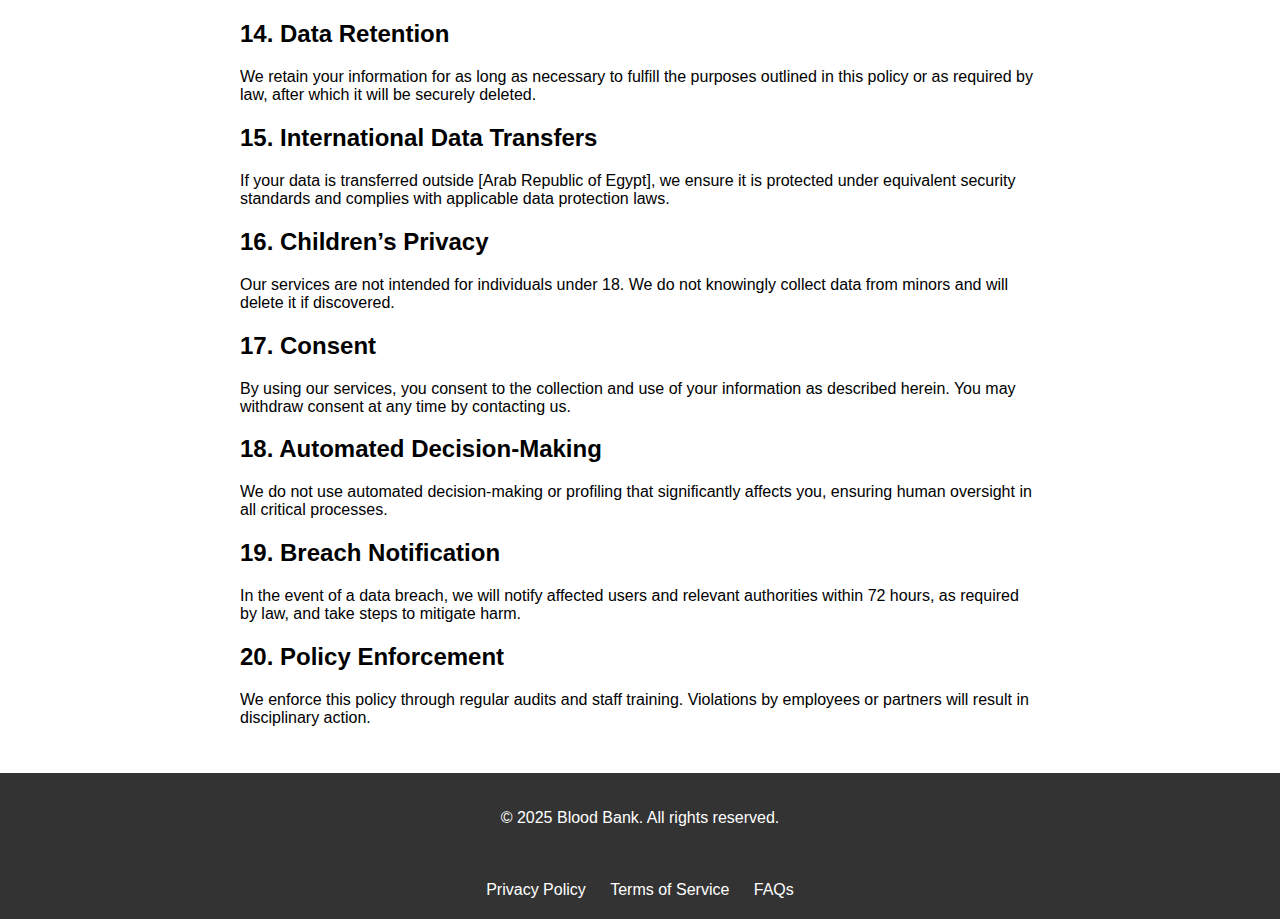
<file: privacy.html>
<!DOCTYPE html>
<html lang="en">
<head>
    <meta charset="UTF-8">
    <meta name="viewport" content="width=device-width, initial-scale=1.0">
    <title>Blood Bank - Privacy Policy</title>
    <link rel="icon" type="image/x-icon" href="6154531.png">
    <link rel="stylesheet" href="https://cdnjs.cloudflare.com/ajax/libs/font-awesome/6.4.2/css/all.min.css" integrity="sha512-z3gLpd7yknf1YoNbCzqRKc4qyor8gaKU1qmn+CShxbuBusANI9QpRohGBreCFkKxLhei6S9CQXFEbbKuqLg0DA==" crossorigin="anonymous" referrerpolicy="no-referrer" />
    <style>
        body {
            font-family: Arial, sans-serif;
            margin: 0;
            padding: 0;
        }
         header {
            background-color: #c8102e;
            color: white;
            padding: 10px 0;
            text-align: center;
        }
        nav ul {
            list-style: none;
            padding: 0;
            margin: 0;
            display: flex;
            justify-content: center;
        }
        nav ul li {
            position: relative;
            margin: 0 20px;
        }
        nav ul li a {
            color: white;
            text-decoration: none;
            font-size: 18px;
            padding: 10px;
            display: block;
        }
        nav ul li a:hover {
            background-color: #a50d24;
        }

        nav ul li .submenu {
            display: none;
            position: absolute;
            top: 100%;
            left: 0;
            background-color: #c8102e;
            list-style: none;
            padding: 0;
            margin: 0;
            min-width: 200px;
            box-shadow: 0 4px 8px rgba(0, 0, 0, 0.2);
        }
        nav ul li .submenu li {
            margin: 0;
        }
        nav ul li .submenu li a {
            padding: 10px;
            font-size: 16px;
        }
        nav ul li:hover .submenu {
            display: block;
        }
       #header-icon {
    position: absolute;
    top: 30px; 
    left: 30px; 
    width: 80px; 
    height: auto;
    z-index: 1;
}

header {
    position: relative; 

}
        .content { padding: 30px 20px; max-width: 800px; margin: 0 auto; }
         footer {
            background-color: #333;
            color: white;
            text-align: center;
            padding: 20px;
        }
        footer a {
            color: white;
            margin: 0 10px;
            text-decoration: none;
        }
        footer a:hover {
            text-decoration: underline;
        }
        footer .footer-links {
            margin-top: 10px;
        }
        footer .social-icons a {
            font-size: 24px;
            margin: 0 15px;
            transition: color 0.3s;
        }
        footer .social-icons a:hover {
            color: #c8102e;
        }
    </style>
</head>
<body>
     <header>
        <h1>Blood Bank</h1>
        <nav>
            <ul>
                <li><a href="index.html">Home</a></li>
                <li>
                    <a href="donate.html">Donate</a>
                    <ul class="submenu">
                        <li><a href="donate.html">Become a Donor</a></li>
                        <li><a href="request.html">Request Blood</a></li>
                        <li><a href="eligeable.html">Eligibility Criteria</a></li>
                    </ul>
                </li>
                <li><a href="request.html">Request Blood</a></li>
                <li><a href="contactus.html">Contact</a></li>
                <li><a href="login.html">Login</a></li>
            </ul>
        </nav>
         <img src="6154531.png" alt="Blood Bank Icon" id="header-icon">
    </header>

    <div class="content">
        <h1>Privacy Policy</h1>
        <p>Last Updated: May 13, 2025</p>

        <h2>1. Information We Collect</h2>
        <p>We collect personal information such as your name, contact details, health history, and donation records when you register as a donor or request blood. This helps us ensure safe donations and efficient service.</p>

        <h2>2. How We Use Your Information</h2>
        <p>Your information is used to manage donations, verify eligibility, and contact you about upcoming events or health updates. We may also share data with healthcare providers for transfusion purposes, with your consent.</p>

        <h2>3. Data Security</h2>
        <p>We protect your data with industry-standard security measures, including encryption and secure storage, to prevent unauthorized access or breaches.</p>

        <h2>4. Your Rights</h2>
        <p>You have the right to access, update, or delete your personal information. Contact us at [moaazkamel081@gmail.com] to exercise these rights or learn more.</p>

        <h2>5. Cookies and Tracking</h2>
        <p>We use cookies to enhance your experience on our site. You can disable them in your browser settings if preferred.</p>

        <h2>6. Changes to This Policy</h2>
        <p>We may update this policy periodically. Check back for the latest version, with the date of the last update noted above.</p>
         <h2>7. Information We Collect</h2>
    <p>We collect personal information such as your name, contact details, health history, and donation records when you register as a donor or request blood. This helps us ensure safe donations and efficient service.</p>
    <h2>8. How We Use Your Information</h2>
    <p>Your information is used to manage donations, verify eligibility, and contact you about upcoming events or health updates. We may also share data with healthcare providers for transfusion purposes, with your consent.</p>
    <h2>9. Data Security</h2>
    <p>We protect your data with industry-standard security measures, including encryption and secure storage, to prevent unauthorized access or breaches.</p>
    <h2>10. Your Rights</h2>
    <p>You have the right to access, update, or delete your personal information. Contact us at [moaazkamel081@gmail.com] to exercise these rights or learn more.</p>
    <h2>11. Cookies and Tracking</h2>
    <p>We use cookies to enhance your experience on our site. You can disable them in your browser settings if preferred.</p>
    <h2>12. Changes to This Policy</h2>
    <p>We may update this policy periodically. Check back for the latest version, with the date of the last update noted.</p>
    <h2>13. Third-Party Disclosures</h2>
    <p>We do not sell your personal information to third parties. However, we may share data with trusted partners (e.g., medical labs) for processing, under strict confidentiality agreements.</p>
    <h2>14. Data Retention</h2>
    <p>We retain your information for as long as necessary to fulfill the purposes outlined in this policy or as required by law, after which it will be securely deleted.</p>
    <h2>15. International Data Transfers</h2>
    <p>If your data is transferred outside [Arab Republic of Egypt], we ensure it is protected under equivalent security standards and complies with applicable data protection laws.</p>
    <h2>16. Children’s Privacy</h2>
    <p>Our services are not intended for individuals under 18. We do not knowingly collect data from minors and will delete it if discovered.</p>
    <h2>17. Consent</h2>
    <p>By using our services, you consent to the collection and use of your information as described herein. You may withdraw consent at any time by contacting us.</p>
    <h2>18. Automated Decision-Making</h2>
    <p>We do not use automated decision-making or profiling that significantly affects you, ensuring human oversight in all critical processes.</p>
    <h2>19. Breach Notification</h2>
    <p>In the event of a data breach, we will notify affected users and relevant authorities within 72 hours, as required by law, and take steps to mitigate harm.</p>
    <h2>20. Policy Enforcement</h2>
    <p>We enforce this policy through regular audits and staff training. Violations by employees or partners will result in disciplinary action.</p>

    </div>

    <footer>
        <p>© 2025 Blood Bank. All rights reserved.</p>
        <div class="social-icons">
            <a href="https://www.facebook.com/moaaz.kamele?locale=ar_AR" aria-label="Facebook"><i class="fab fa-facebook-f"></i></a>
            <a href="" aria-label="Twitter"><i class="fab fa-twitter"></i></a>
            <a href="https://www.instagram.com/mizoo_fc/" aria-label="Instagram"><i class="fab fa-instagram"></i></a>
        </div>
        <div class="footer-links">
            <a class="privacy" href="privacy.html">Privacy Policy</a>
            <a class="terms" href="terms.html">Terms of Service</a>
            <a class="faq" href="faq.html">FAQs</a>
        </div>
    </footer>
</body>
</html>
</file>
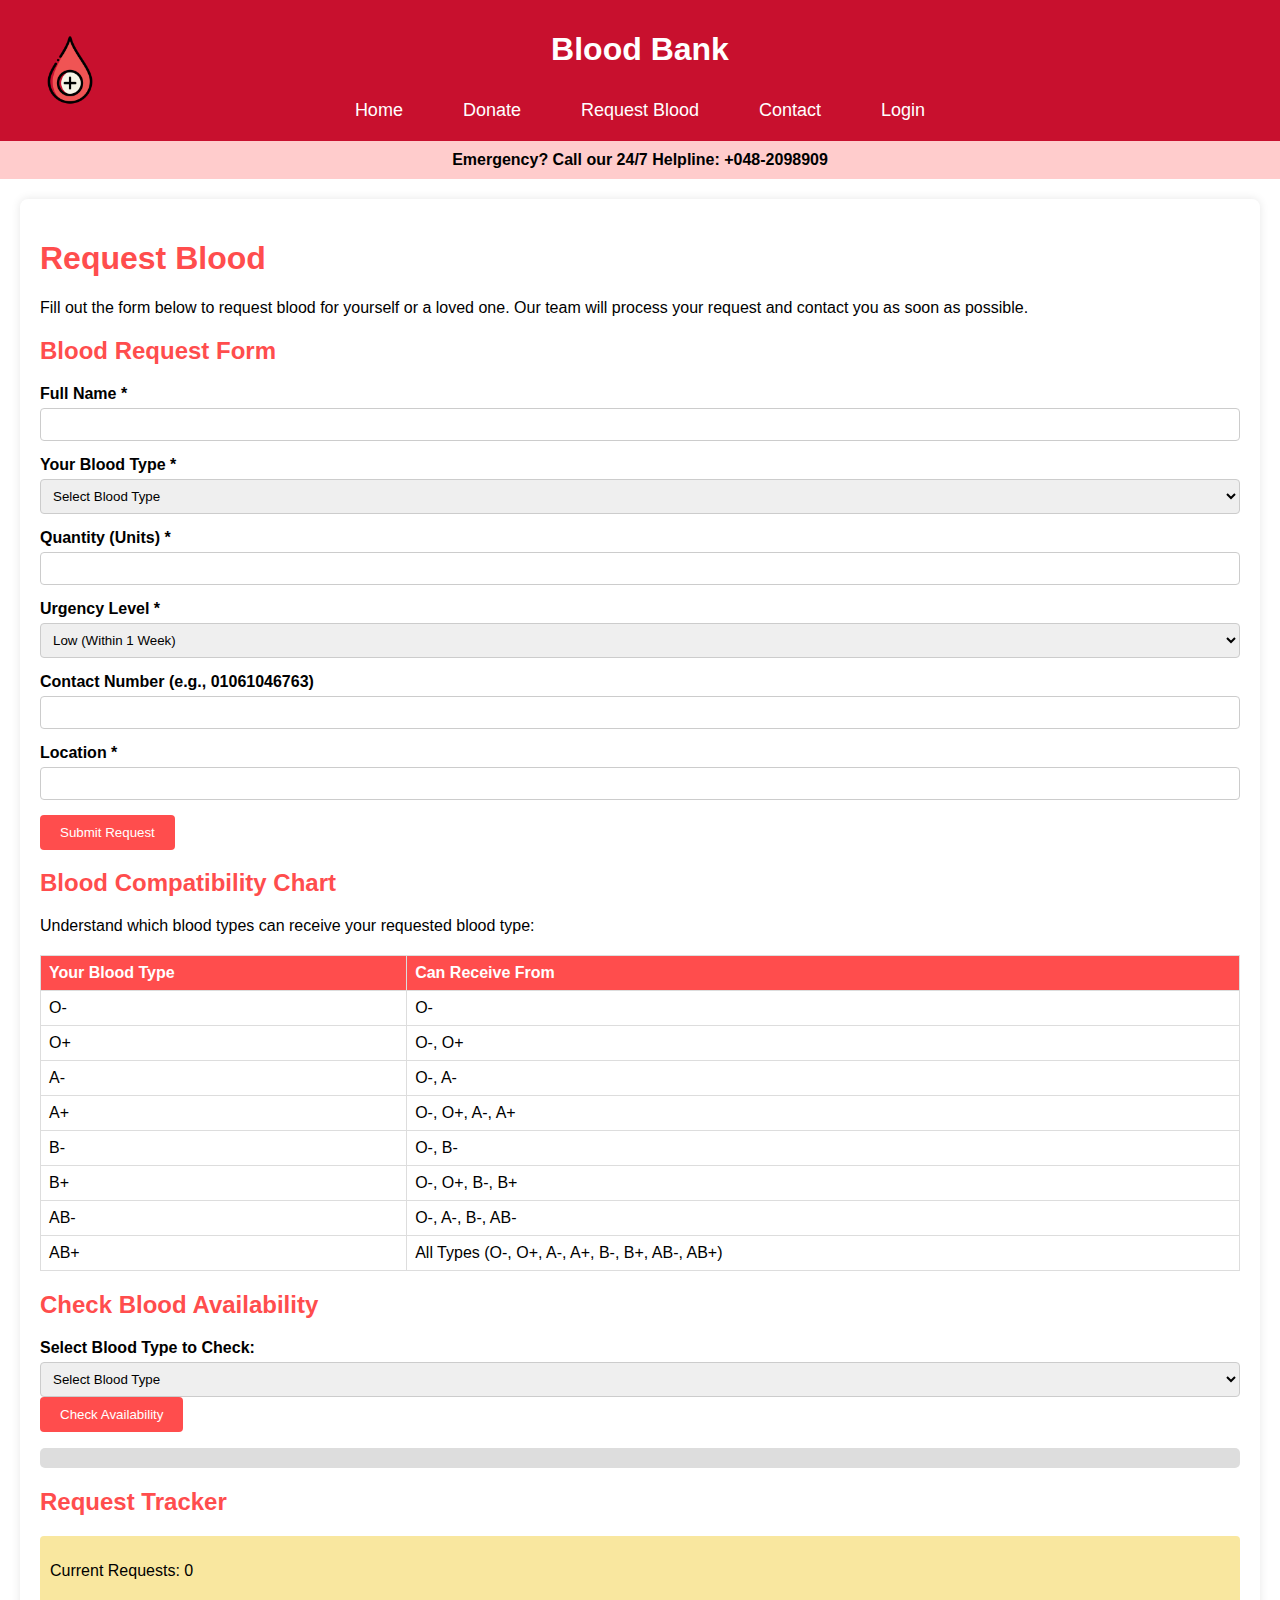
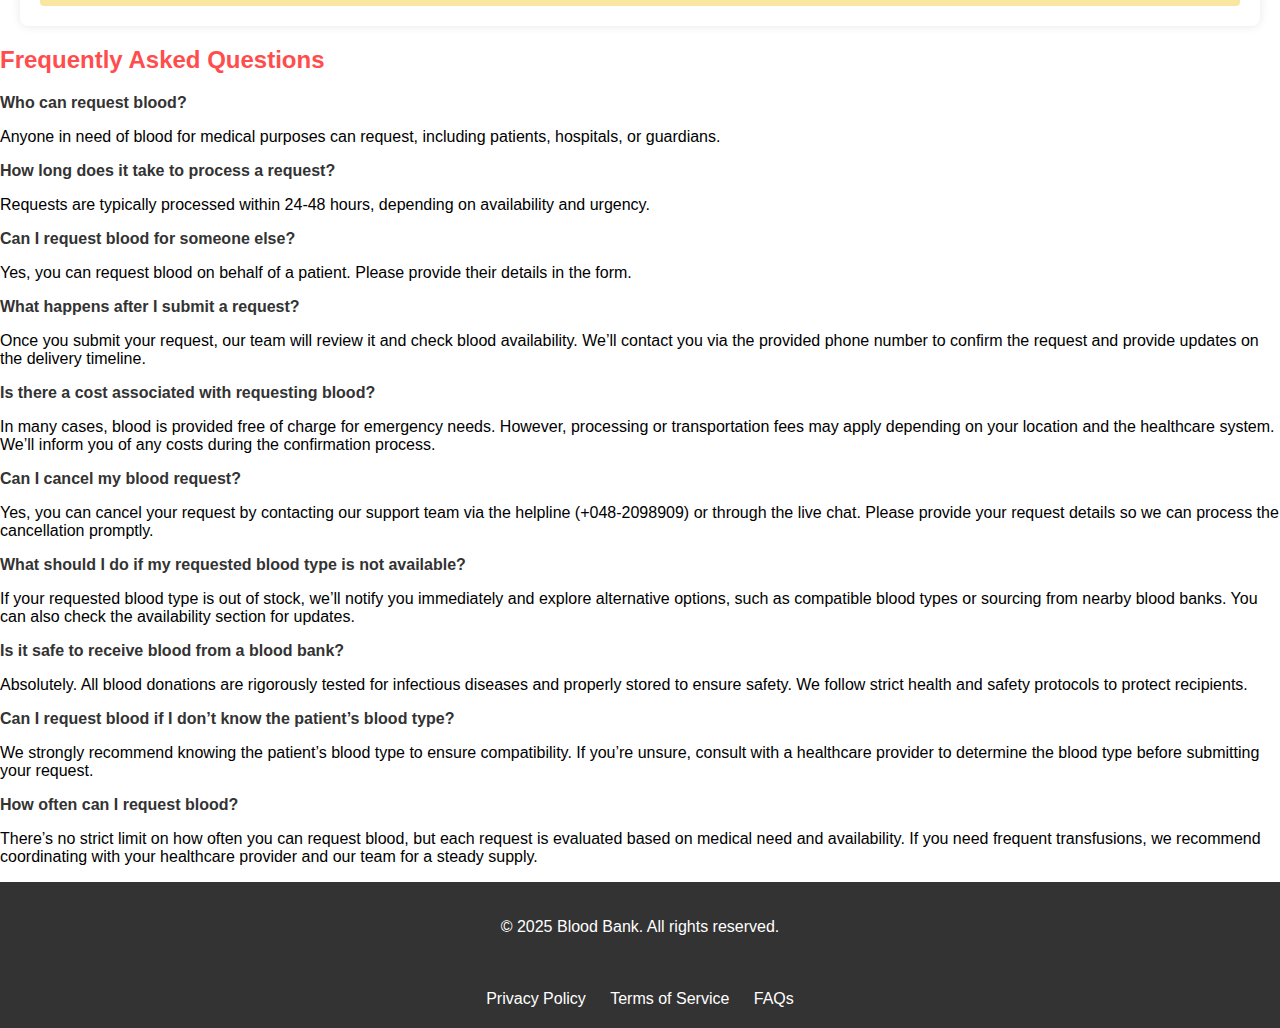
<file: request.html>
<!DOCTYPE html>
<html lang="en">
<head>
    <meta charset="UTF-8">
    <meta name="viewport" content="width=device-width, initial-scale=1.0">
    <title>Document</title>
    <link rel="icon" type="image/x-icon" href="6154531.png">
     <link rel="stylesheet" href="https://cdnjs.cloudflare.com/ajax/libs/font-awesome/6.4.2/css/all.min.css" integrity="sha512-z3gLpd7yknf1YoNbCzqRKc4qyor8gaKU1qmn+CShxbuBusANI9QpRohGBreCFkKxLhei6S9CQXFEbbKuqLg0DA==" crossorigin="anonymous" referrerpolicy="no-referrer" />
     <style>
        body {
            font-family: Arial, sans-serif;
            margin: 0;
            padding: 0;
        }
         header {
            background-color: #c8102e;
            color: white;
            padding: 10px 0;
            text-align: center;
        }
        nav ul {
            list-style: none;
            padding: 0;
            margin: 0;
            display: flex;
            justify-content: center;
        }
        nav ul li {
            position: relative;
            margin: 0 20px;
        }
        nav ul li a {
            color: white;
            text-decoration: none;
            font-size: 18px;
            padding: 10px;
            display: block;
        }
        nav ul li a:hover {
            background-color: #a50d24;
        }

        nav ul li .submenu {
            display: none;
            position: absolute;
            top: 100%;
            left: 0;
            background-color: #c8102e;
            list-style: none;
            padding: 0;
            margin: 0;
            min-width: 200px;
            box-shadow: 0 4px 8px rgba(0, 0, 0, 0.2);
        }
        nav ul li .submenu li {
            margin: 0;
        }
        nav ul li .submenu li a {
            padding: 10px;
            font-size: 16px;
        }
        nav ul li:hover .submenu {
            display: block;
        }
       #header-icon {
    position: absolute;
    top: 30px; 
    left: 30px; 
    width: 80px; 
    height: auto;
    z-index: 1;
}

header {
    position: relative; 

}
        .content { padding: 30px 20px; max-width: 800px; margin: 0 auto; }
         footer {
            background-color: #333;
            color: white;
            text-align: center;
            padding: 20px;
        }
        footer a {
            color: white;
            margin: 0 10px;
            text-decoration: none;
        }
        footer a:hover {
            text-decoration: underline;
        }
        footer .footer-links {
            margin-top: 10px;
        }
        footer .social-icons a {
            font-size: 24px;
            margin: 0 15px;
            transition: color 0.3s;
        }
        footer .social-icons a:hover {
            color: #c8102e;
        }
        #header-icon {
    position: absolute;
    top: 30px; 
    left: 30px; 
    width: 80px; 
    height: auto;
    z-index: 1;
}

header {
    position: relative; 
}
 .container {
            max-width: 1200px;
            margin: 20px auto;
            padding: 20px;
            background: white;
            border-radius: 8px;
            box-shadow: 0 0 10px rgba(0,0,0,0.1);
        }
        header h1{
            color: white;
        }
        h1, h2 {
            color: #ff4d4d;
        }
        .form-group {
            margin-bottom: 15px;
        }
        label {
            display: block;
            margin-bottom: 5px;
            font-weight: bold;
        }
        input, select {
            width: 100%;
            padding: 8px;
            box-sizing: border-box;
            border: 1px solid #ccc;
            border-radius: 4px;
        }
        button {
            background-color: #ff4d4d;
            color: white;
            padding: 10px 20px;
            border: none;
            border-radius: 4px;
            cursor: pointer;
        }
        button:hover {
            background-color: #cc0000;
        }
        #status {
            margin-top: 20px;
            padding: 10px;
            background-color: #e6f3ff;
            border-radius: 4px;
            display: none;
        }
        #tracker {
            margin-top: 20px;
            padding: 10px;
            background-color: #f9e79f;
            border-radius: 4px;
        }
        table {
            width: 100%;
            border-collapse: collapse;
            margin-top: 20px;
        }
        th, td {
            border: 1px solid #ddd;
            padding: 8px;
            text-align: left;
        }
        th {
            background-color: #ff4d4d;
            color: white;
        }
        .error {
            color: red;
            font-size: 0.9em;
            display: none;
        }
        .emergency-banner {
            background-color: #ffcccc;
            padding: 10px;
            text-align: center;
            font-weight: bold;
            margin-bottom: 20px;
        }
        .faq-item {
            margin-bottom: 15px;
        }
        .faq-item h4 {
            margin: 0;
            color: #333;
        }
        .progress-bar {
            width: 100%;
            background-color: #ddd;
            border-radius: 5px;
            margin-top: 5px;
        }
        .progress {
            height: 20px;
            background-color: #ff4d4d;
            border-radius: 5px;
            width: 0%;
            transition: width 0.3s;
        }
        .faq-item {
    margin-bottom: 15px;
}

    </style>
</head>
<body>
    <header>
        <h1>Blood Bank</h1>
        <nav>
            <ul>
                <li><a href="index.html">Home</a></li>
                <li>
                    <a href="donate.html">Donate</a>
                    <ul class="submenu">
                        <li><a href="donate.html">Become a Donor</a></li>
                        <li><a href="request.html">Request Blood</a></li>
                        <li><a href="eligeable.html">Eligibility Criteria</a></li>
                    </ul>
                </li>
                <li><a href="request.html">Request Blood</a></li>
                <li><a href="contactus.html">Contact</a></li>
                <li><a href="login.html">Login</a></li>
            </ul>
        </nav>
         <img src="6154531.png" alt="Blood Bank Icon" id="header-icon">
    </header>
    <div class="emergency-banner">
        Emergency? Call our 24/7 Helpline: +048-2098909
    </div>
    <div class="container">
        <h1>Request Blood</h1>
        <p>Fill out the form below to request blood for yourself or a loved one. Our team will process your request and contact you as soon as possible.</p>

        <h2>Blood Request Form</h2>
        <form id="bloodRequestForm" onsubmit="submitRequest(event)">
            <div class="form-group">
                <label for="fullName">Full Name *</label>
                <input type="text" id="fullName" required>
                <div id="nameError" class="error">Please enter your full name.</div>
            </div>
            <div class="form-group">
                <label for="bloodType">Your Blood Type *</label>
                <select id="bloodType" required>
                    <option value="">Select Blood Type</option>
                    <option value="O-">O-</option>
                    <option value="O+">O+</option>
                    <option value="A-">A-</option>
                    <option value="A+">A+</option>
                    <option value="B-">B-</option>
                    <option value="B+">B+</option>
                    <option value="AB-">AB-</option>
                    <option value="AB+">AB+</option>
                </select>
                <div id="typeError" class="error">Please select a blood type.</div>
            </div>
            <div class="form-group">
                <label for="quantity">Quantity (Units) *</label>
                <input type="number" id="quantity" min="1" required>
                <div id="quantityError" class="error">Please enter a valid quantity (minimum 1).</div>
            </div>
            <div class="form-group">
                <label for="urgency">Urgency Level *</label>
                <select id="urgency" required>
                    <option value="Low">Low (Within 1 Week)</option>
                    <option value="Medium">Medium (Within 48 Hours)</option>
                    <option value="High">High (Immediate)</option>
                </select>
            </div>
            <div class="form-group">
                <label for="contact">Contact Number (e.g., 01061046763)</label>
                <input type="tel" id="contact" pattern="^0[0-9]{10}$" required>
                <div id="contactError" class="error">Please enter a 11-digit phone number starting with zero.</div>
            </div>
            <div class="form-group">
                <label for="location">Location *</label>
                <input type="text" id="location" required>
                <div id="locationError" class="error">Please enter your location.</div>
            </div>
            <button type="submit">Submit Request</button>
        </form>

        <div id="status">
            <h3>Request Status</h3>
            <p id="statusMessage">Your request is being processed. We will contact you soon.</p>
        </div>

        <h2>Blood Compatibility Chart</h2>
        <p>Understand which blood types can receive your requested blood type:</p>
        <table>
            <tr>
                <th>Your Blood Type</th>
                <th>Can Receive From</th>
            </tr>
            <tr>
                <td>O-</td>
                <td>O-</td>
            </tr>
            <tr>
                <td>O+</td>
                <td>O-, O+</td>
            </tr>
            <tr>
                <td>A-</td>
                <td>O-, A-</td>
            </tr>
            <tr>
                <td>A+</td>
                <td>O-, O+, A-, A+</td>
            </tr>
            <tr>
                <td>B-</td>
                <td>O-, B-</td>
            </tr>
            <tr>
                <td>B+</td>
                <td>O-, O+, B-, B+</td>
            </tr>
            <tr>
                <td>AB-</td>
                <td>O-, A-, B-, AB-</td>
            </tr>
            <tr>
                <td>AB+</td>
                <td>All Types (O-, O+, A-, A+, B-, B+, AB-, AB+)</td>
            </tr>
        </table>
    <h2>Check Blood Availability</h2>
        <div id="availability">
            <label for="checkBloodType">Select Blood Type to Check:</label>
            <select id="checkBloodType">
                <option value="">Select Blood Type</option>
                <option value="O-">O-</option>
                <option value="O+">O+</option>
                <option value="A-">A-</option>
                <option value="A+">A+</option>
                <option value="B-">B-</option>
                <option value="B+">B+</option>
                <option value="AB-">AB-</option>
                <option value="AB+">AB+</option>
            </select>
            <button onclick="checkAvailability()">Check Availability</button>
            <p id="availabilityMessage"></p>
            <div class="progress-bar">
                <div id="progress" class="progress"></div>
            </div>
        </div>
        <h2>Request Tracker</h2>
        <div id="tracker">
            <p>Current Requests: <span id="requestCount">0</span></p>
            <ul id="requestList"></ul>
        </div>
    </div>
    <h2>Frequently Asked Questions</h2>
        <div id="faq">
            <div class="faq-item">
                <h4>Who can request blood?</h4>
                <p>Anyone in need of blood for medical purposes can request, including patients, hospitals, or guardians.</p>
            </div>
            <div class="faq-item">
                <h4>How long does it take to process a request?</h4>
                <p>Requests are typically processed within 24-48 hours, depending on availability and urgency.</p>
            </div>
            <div class="faq-item">
                <h4>Can I request blood for someone else?</h4>
                <p>Yes, you can request blood on behalf of a patient. Please provide their details in the form.</p>
            </div>
        </div>
        <div class="faq-item">
        <h4>What happens after I submit a request?</h4>
        <p>Once you submit your request, our team will review it and check blood availability. We’ll contact you via the provided phone number to confirm the request and provide updates on the delivery timeline.</p>
    </div>
    <div class="faq-item">
        <h4>Is there a cost associated with requesting blood?</h4>
        <p>In many cases, blood is provided free of charge for emergency needs. However, processing or transportation fees may apply depending on your location and the healthcare system. We’ll inform you of any costs during the confirmation process.</p>
    </div>
    <div class="faq-item">
        <h4>Can I cancel my blood request?</h4>
        <p>Yes, you can cancel your request by contacting our support team via the helpline (+048-2098909) or through the live chat. Please provide your request details so we can process the cancellation promptly.</p>
    </div>
    <div class="faq-item">
        <h4>What should I do if my requested blood type is not available?</h4>
        <p>If your requested blood type is out of stock, we’ll notify you immediately and explore alternative options, such as compatible blood types or sourcing from nearby blood banks. You can also check the availability section for updates.</p>
    </div>
    <div class="faq-item">
        <h4>Is it safe to receive blood from a blood bank?</h4>
        <p>Absolutely. All blood donations are rigorously tested for infectious diseases and properly stored to ensure safety. We follow strict health and safety protocols to protect recipients.</p>
    </div>
    <div class="faq-item">
        <h4>Can I request blood if I don’t know the patient’s blood type?</h4>
        <p>We strongly recommend knowing the patient’s blood type to ensure compatibility. If you’re unsure, consult with a healthcare provider to determine the blood type before submitting your request.</p>
    </div>
    <div class="faq-item">
        <h4>How often can I request blood?</h4>
        <p>There’s no strict limit on how often you can request blood, but each request is evaluated based on medical need and availability. If you need frequent transfusions, we recommend coordinating with your healthcare provider and our team for a steady supply.</p>
    </div>

    <footer>
        <p>© 2025 Blood Bank. All rights reserved.</p>
        <div class="social-icons">
            <a href="https://www.facebook.com/moaaz.kamele?locale=ar_AR" aria-label="Facebook"><i class="fab fa-facebook-f"></i></a>
            <a href="" aria-label="Twitter"><i class="fab fa-twitter"></i></a>
            <a href="https://www.instagram.com/mizoo_fc/" aria-label="Instagram"><i class="fab fa-instagram"></i></a>
        </div>
        <div class="footer-links">
            <a class="privacy" href="privacy.html">Privacy Policy</a>
            <a class="terms" href="terms.html">Terms of Service</a>
            <a class="faq" href="faq.html">FAQs</a>
        </div>
    </footer>
     <script>
        let requestCount = 0;
        const requestList = document.getElementById('requestList');
        const form = document.getElementById('bloodRequestForm');

        const bloodAvailability = {
            "O-": 0,
            "O+": 10,
            "A-": 2,
            "A+": 8,
            "B-": 1,
            "B+": 5,
            "AB-": 3,
            "AB+": 4
        };

        function submitRequest(event) {
            event.preventDefault();

            const fullName = document.getElementById('fullName').value.trim();
            const bloodType = document.getElementById('bloodType').value;
            const quantity = document.getElementById('quantity').value;
            const urgency = document.getElementById('urgency').value;
            const contact = document.getElementById('contact').value.trim();
            const location = document.getElementById('location').value.trim();


            let isValid = true;

            if (!fullName) {
                document.getElementById('nameError').style.display = 'block';
                isValid = false;
            } else {
                document.getElementById('nameError').style.display = 'none';
            }


            if (!bloodType) {
                document.getElementById('typeError').style.display = 'block';
                isValid = false;
            } else {
                document.getElementById('typeError').style.display = 'none';
            }

            if (!quantity || quantity < 1) {
                document.getElementById('quantityError').style.display = 'block';
                isValid = false;
            } else {
                document.getElementById('quantityError').style.display = 'none';
            }

                    
            if (!contact.match(/^0[0-9]{10}$/)) {
                document.getElementById('contactError').style.display = 'block';
                isValid = false;
            } else {
                document.getElementById('contactError').style.display = 'none';
            }

                    
            if (!location) {
                document.getElementById('locationError').style.display = 'block';
                isValid = false;
            } else {
                document.getElementById('locationError').style.display = 'none';
            }

            if (isValid) {
                requestCount++;
                document.getElementById('requestCount').textContent = requestCount;

                const listItem = document.createElement('li');
                listItem.textContent = `${fullName} - ${bloodType} (${quantity} units) - Urgency: ${urgency} - ${location} - ${new Date().toLocaleString()} (EEST)`;
                requestList.appendChild(listItem);

                document.getElementById('status').style.display = 'block';
                document.getElementById('statusMessage').textContent = `Thank you, ${fullName}! Your request for ${quantity} unit(s) of ${bloodType} blood (Urgency: ${urgency}) has been received at ${new Date().toLocaleString()} (EEST). We will contact you at ${contact} soon.`;


                form.reset();
            } else {
                console.log('Form validation failed. Check inputs.');
            }
        }

        form.addEventListener('input', function(e) {
            const target = e.target;
            if (target.id === 'contact') {
                if (!target.value.match(/^0[0-9]{10}$/)) {
                    document.getElementById('contactError').style.display = 'block';
                } else {
                    document.getElementById('contactError').style.display = 'none';
                }
            }
        });


        function checkAvailability() {
            const bloodType = document.getElementById('checkBloodType').value;
            const message = document.getElementById('availabilityMessage');
            const progress = document.getElementById('progress');

            if (!bloodType) {
                message.textContent = "Please select a blood type.";
                progress.style.width = "0%";
                return;
            }

            const unitsAvailable = bloodAvailability[bloodType];
            if (unitsAvailable === 0) {
                message.textContent = `Sorry, ${bloodType} is currently out of stock.`;
                progress.style.width = "0%";
            } else if (unitsAvailable <= 3) {
                message.textContent = `Limited stock for ${bloodType}: ${unitsAvailable} unit(s) available.`;
                progress.style.width = `${unitsAvailable * 10}%`; 
            } else {
                message.textContent = `${bloodType} is available: ${unitsAvailable} unit(s) in stock.`;
                progress.style.width = `${unitsAvailable * 10}%`;
            }
        }
    </script>
</body>
</html>
</file>
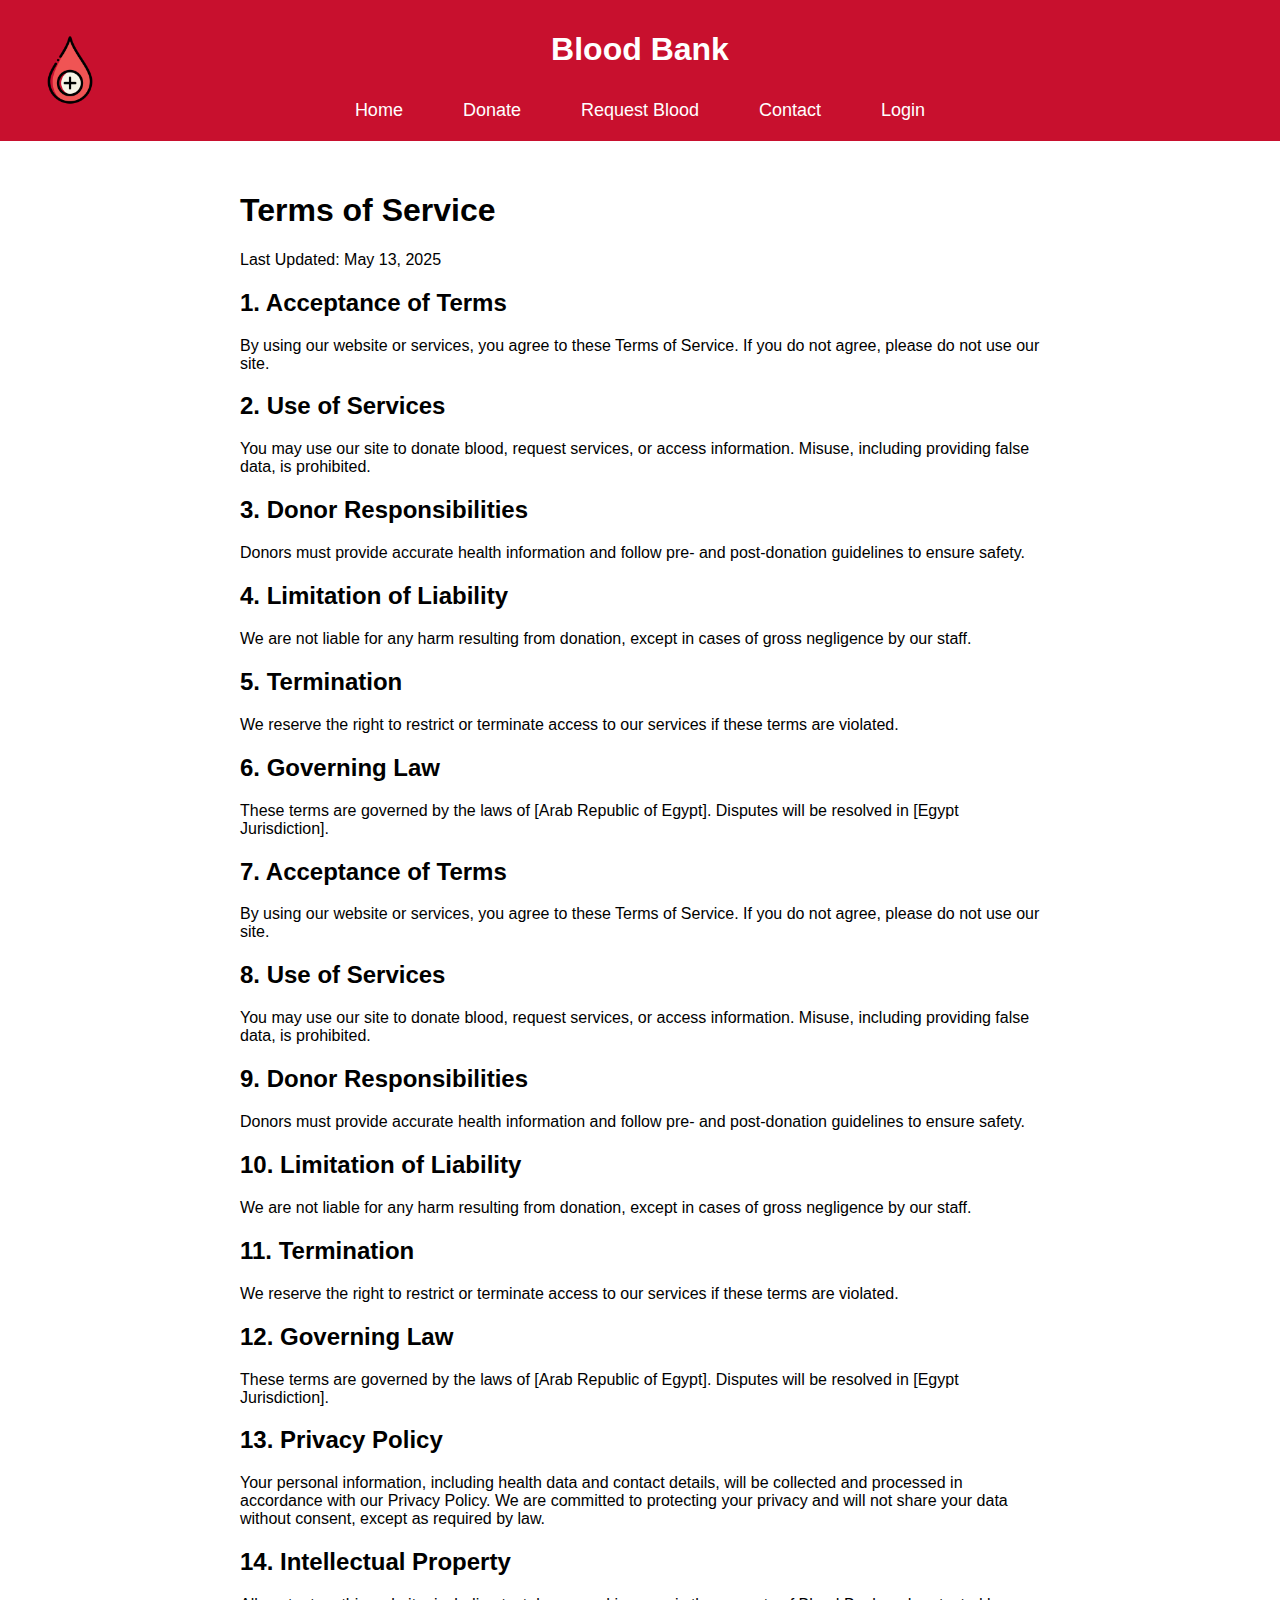
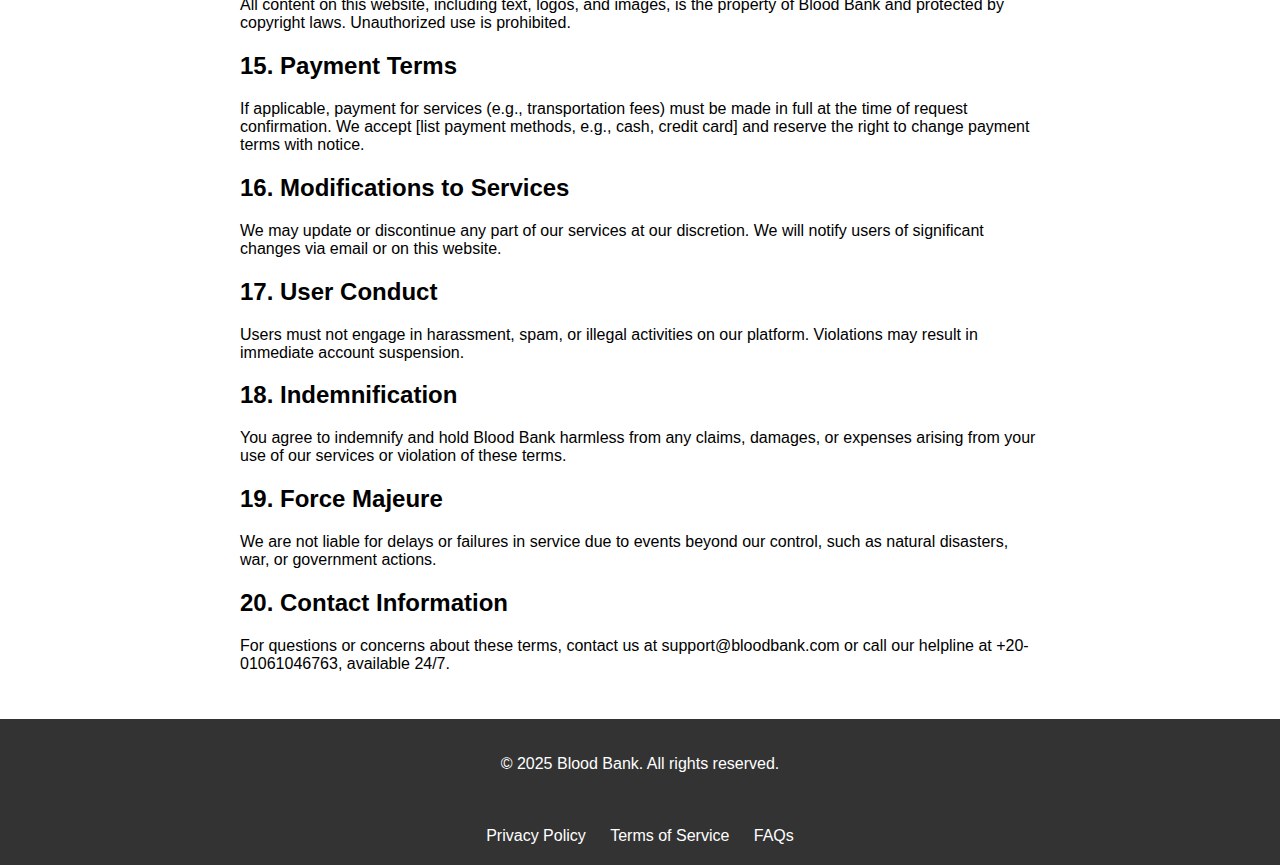
<file: terms.html>
<!DOCTYPE html>
<html lang="en">
<head>
    <meta charset="UTF-8">
    <meta name="viewport" content="width=device-width, initial-scale=1.0">
    <title>Blood Bank - Terms of Service</title>
    <link rel="icon" type="image/x-icon" href="6154531.png">
    <link rel="stylesheet" href="https://cdnjs.cloudflare.com/ajax/libs/font-awesome/6.4.2/css/all.min.css" integrity="sha512-z3gLpd7yknf1YoNbCzqRKc4qyor8gaKU1qmn+CShxbuBusANI9QpRohGBreCFkKxLhei6S9CQXFEbbKuqLg0DA==" crossorigin="anonymous" referrerpolicy="no-referrer" />
    
    <style>
     body {
            font-family: Arial, sans-serif;
            margin: 0;
            padding: 0;
        }
         header {
            background-color: #c8102e;
            color: white;
            padding: 10px 0;
            text-align: center;
        }
        nav ul {
            list-style: none;
            padding: 0;
            margin: 0;
            display: flex;
            justify-content: center;
        }
        nav ul li {
            position: relative;
            margin: 0 20px;
        }
        nav ul li a {
            color: white;
            text-decoration: none;
            font-size: 18px;
            padding: 10px;
            display: block;
        }
        nav ul li a:hover {
            background-color: #a50d24;
        }
        /* Submenu styling */
        nav ul li .submenu {
            display: none;
            position: absolute;
            top: 100%;
            left: 0;
            background-color: #c8102e;
            list-style: none;
            padding: 0;
            margin: 0;
            min-width: 200px;
            box-shadow: 0 4px 8px rgba(0, 0, 0, 0.2);
        }
        nav ul li .submenu li {
            margin: 0;
        }
        nav ul li .submenu li a {
            padding: 10px;
            font-size: 16px;
        }
        nav ul li:hover .submenu {
            display: block;
        }
       #header-icon {
    position: absolute;
    top: 30px; 
    left: 30px; 
    width: 80px; 
    height: auto;
    z-index: 1;
}

header {
    position: relative; 

}
        .content { padding: 30px 20px; max-width: 800px; margin: 0 auto; }
         footer {
            background-color: #333;
            color: white;
            text-align: center;
            padding: 20px;
        }
        footer a {
            color: white;
            margin: 0 10px;
            text-decoration: none;
        }
        footer a:hover {
            text-decoration: underline;
        }
        footer .footer-links {
            margin-top: 10px;
        }
        footer .social-icons a {
            font-size: 24px;
            margin: 0 15px;
            transition: color 0.3s;
        }
        footer .social-icons a:hover {
            color: #c8102e;
        }  
    </style>
</head>
<body>
     <header>
        <h1>Blood Bank</h1>
        <nav>
            <ul>
                <li><a href="index.html">Home</a></li>
                <li>
                    <a href="donate.html">Donate</a>
                    <ul class="submenu">
                        <li><a href="donate.html">Become a Donor</a></li>
                        <li><a href="request.html">Donation Events</a></li>
                        <li><a href="eligeable.html">Eligibility Criteria</a></li>
                    </ul>
                </li>
                <li><a href="request.html">Request Blood</a></li>
                <li><a href="contactus.html">Contact</a></li>
                <li><a href="login.html">Login</a></li>
            </ul>
        </nav>
         <img src="6154531.png" alt="Blood Bank Icon" id="header-icon">
    </header>
    <div class="content">
        <h1>Terms of Service</h1>
        <p>Last Updated: May 13, 2025</p>

        <h2>1. Acceptance of Terms</h2>
        <p>By using our website or services, you agree to these Terms of Service. If you do not agree, please do not use our site.</p>

        <h2>2. Use of Services</h2>
        <p>You may use our site to donate blood, request services, or access information. Misuse, including providing false data, is prohibited.</p>

        <h2>3. Donor Responsibilities</h2>
        <p>Donors must provide accurate health information and follow pre- and post-donation guidelines to ensure safety.</p>

        <h2>4. Limitation of Liability</h2>
        <p>We are not liable for any harm resulting from donation, except in cases of gross negligence by our staff.</p>

        <h2>5. Termination</h2>
        <p>We reserve the right to restrict or terminate access to our services if these terms are violated.</p>

        <h2>6. Governing Law</h2>
        <p>These terms are governed by the laws of [Arab Republic of Egypt]. Disputes will be resolved in [Egypt Jurisdiction].</p>
        <h2>7. Acceptance of Terms</h2>
    <p>By using our website or services, you agree to these Terms of Service. If you do not agree, please do not use our site.</p>
    <h2>8. Use of Services</h2>
    <p>You may use our site to donate blood, request services, or access information. Misuse, including providing false data, is prohibited.</p>
    <h2>9. Donor Responsibilities</h2>
    <p>Donors must provide accurate health information and follow pre- and post-donation guidelines to ensure safety.</p>
    <h2>10. Limitation of Liability</h2>
    <p>We are not liable for any harm resulting from donation, except in cases of gross negligence by our staff.</p>
    <h2>11. Termination</h2>
    <p>We reserve the right to restrict or terminate access to our services if these terms are violated.</p>
    <h2>12. Governing Law</h2>
    <p>These terms are governed by the laws of [Arab Republic of Egypt]. Disputes will be resolved in [Egypt Jurisdiction].</p>
    <h2>13. Privacy Policy</h2>
    <p>Your personal information, including health data and contact details, will be collected and processed in accordance with our Privacy Policy. We are committed to protecting your privacy and will not share your data without consent, except as required by law.</p>
    <h2>14. Intellectual Property</h2>
    <p>All content on this website, including text, logos, and images, is the property of Blood Bank and protected by copyright laws. Unauthorized use is prohibited.</p>
    <h2>15. Payment Terms</h2>
    <p>If applicable, payment for services (e.g., transportation fees) must be made in full at the time of request confirmation. We accept [list payment methods, e.g., cash, credit card] and reserve the right to change payment terms with notice.</p>
    <h2>16. Modifications to Services</h2>
    <p>We may update or discontinue any part of our services at our discretion. We will notify users of significant changes via email or on this website.</p>
    <h2>17. User Conduct</h2>
    <p>Users must not engage in harassment, spam, or illegal activities on our platform. Violations may result in immediate account suspension.</p>
    <h2>18. Indemnification</h2>
    <p>You agree to indemnify and hold Blood Bank harmless from any claims, damages, or expenses arising from your use of our services or violation of these terms.</p>
    <h2>19. Force Majeure</h2>
    <p>We are not liable for delays or failures in service due to events beyond our control, such as natural disasters, war, or government actions.</p>
    <h2>20. Contact Information</h2>
    <p>For questions or concerns about these terms, contact us at support@bloodbank.com or call our helpline at +20-01061046763, available 24/7.</p>

    </div>

   <footer>
        <p>© 2025 Blood Bank. All rights reserved.</p>
        <div class="social-icons">
            <a href="https://www.facebook.com/moaaz.kamele?locale=ar_AR" aria-label="Facebook"><i class="fab fa-facebook-f"></i></a>
            <a href="" aria-label="Twitter"><i class="fab fa-twitter"></i></a>
            <a href="https://www.instagram.com/mizoo_fc/" aria-label="Instagram"><i class="fab fa-instagram"></i></a>
        </div>
        <div class="footer-links">
            <a class="privacy" href="privacy.html">Privacy Policy</a>
            <a class="terms" href="terms.html">Terms of Service</a>
            <a class="faq" href="faq.html">FAQs</a>
        </div>
    </footer>
</body>
</html>
</file>
